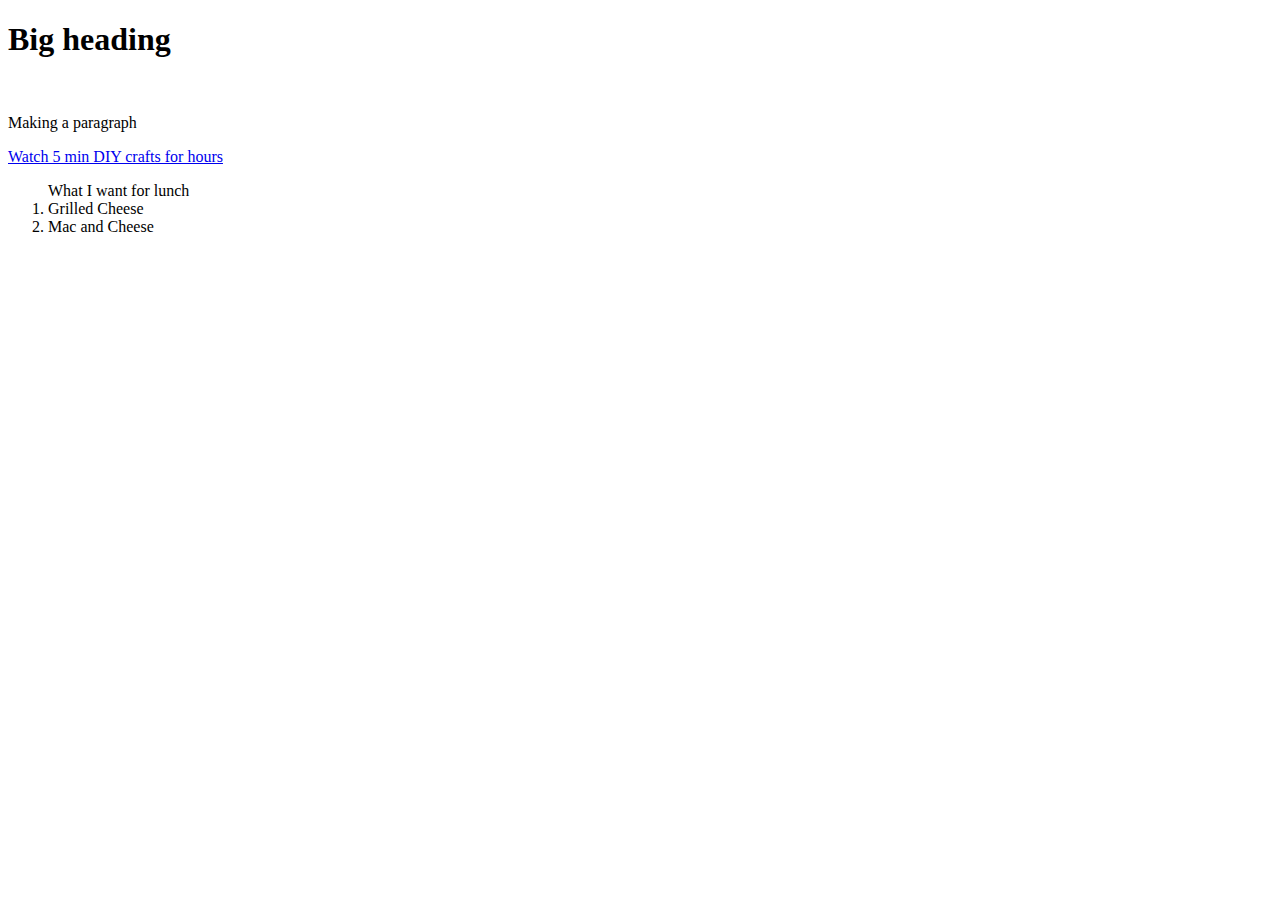
<file: 2-1 Class/index.html>
<!DOCTYPE html>
<html lang="en">

<head>
  <title>Eva</title>
  </head>

  <body>

    <h1> <b>Big</b> heading </h1>
    <br>
    <p> Making a paragraph</p>

<a href="www.youtube.com">Watch 5 min DIY crafts for hours</a>
<p>
  <ol>What I want for lunch
    <li>Grilled Cheese</li>
    <li>Mac and Cheese</li>
  </ol>
</p>
    </body>
</html>
</file>
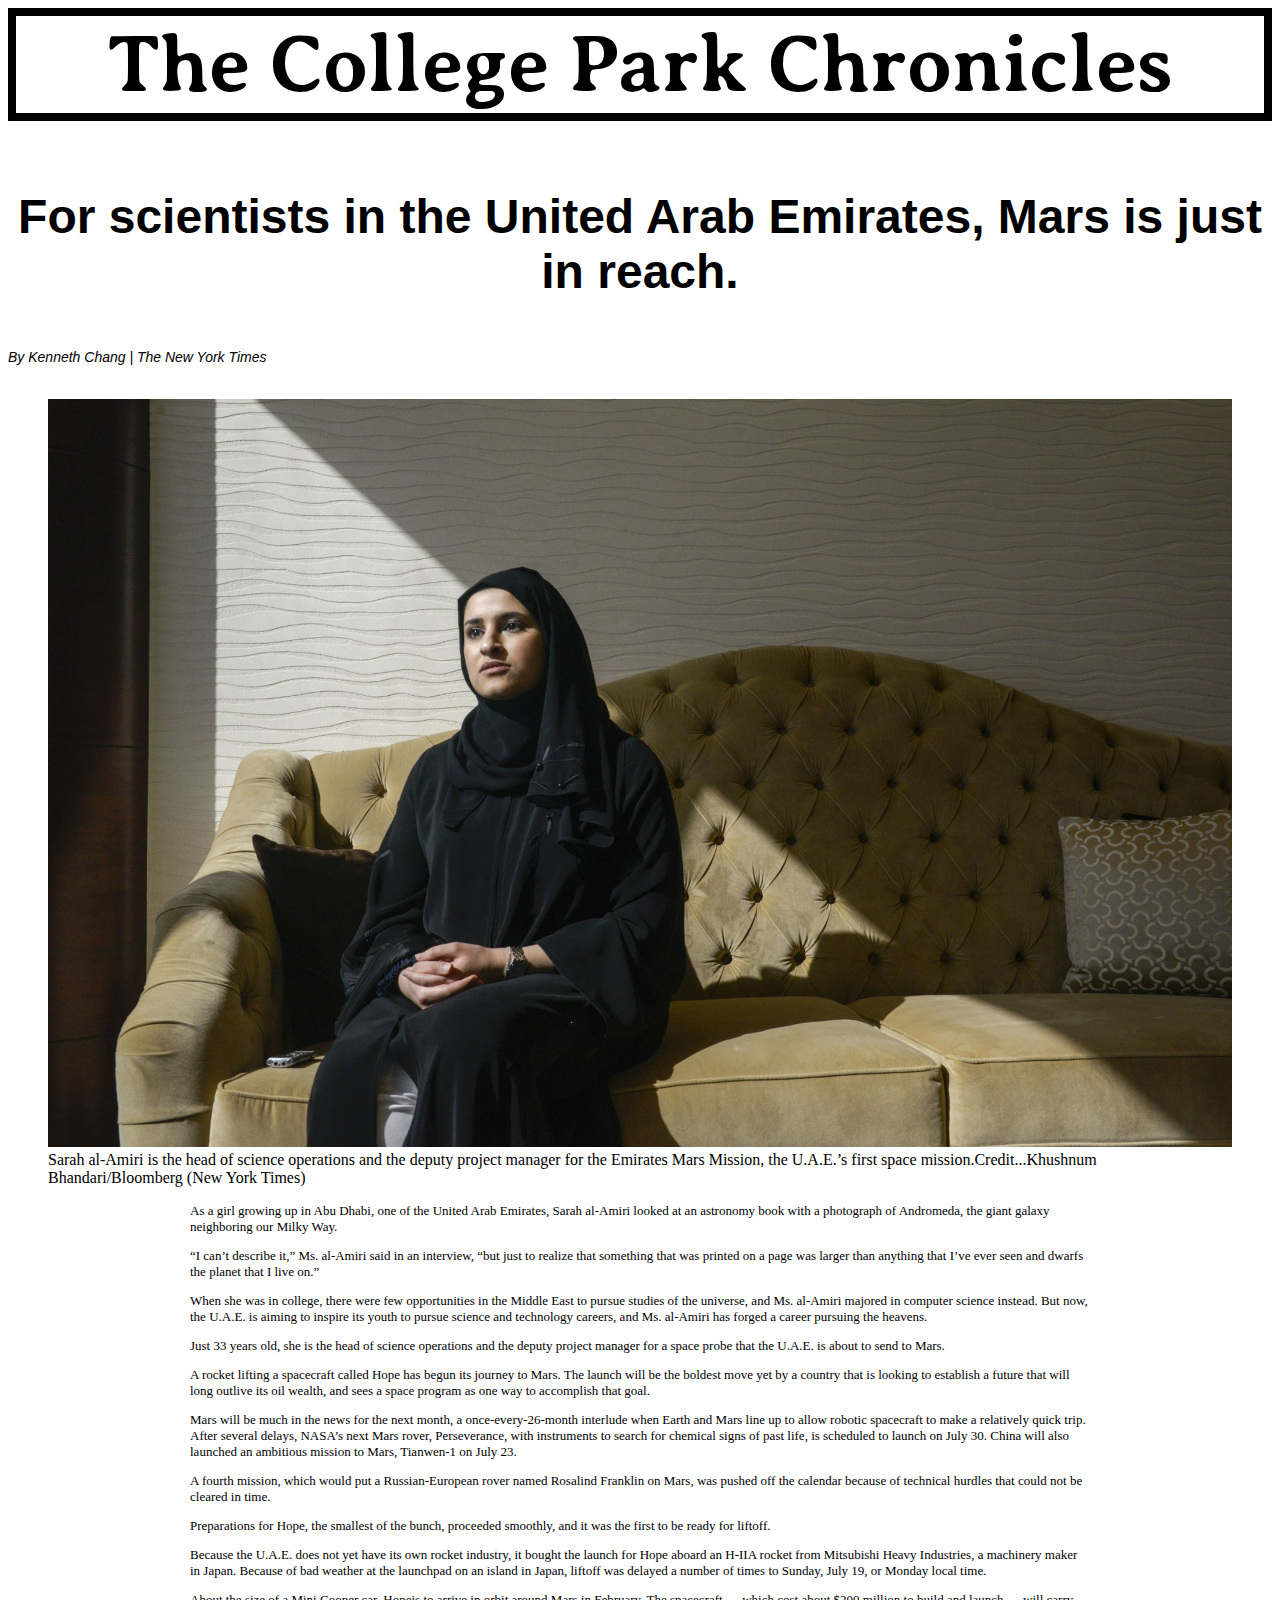
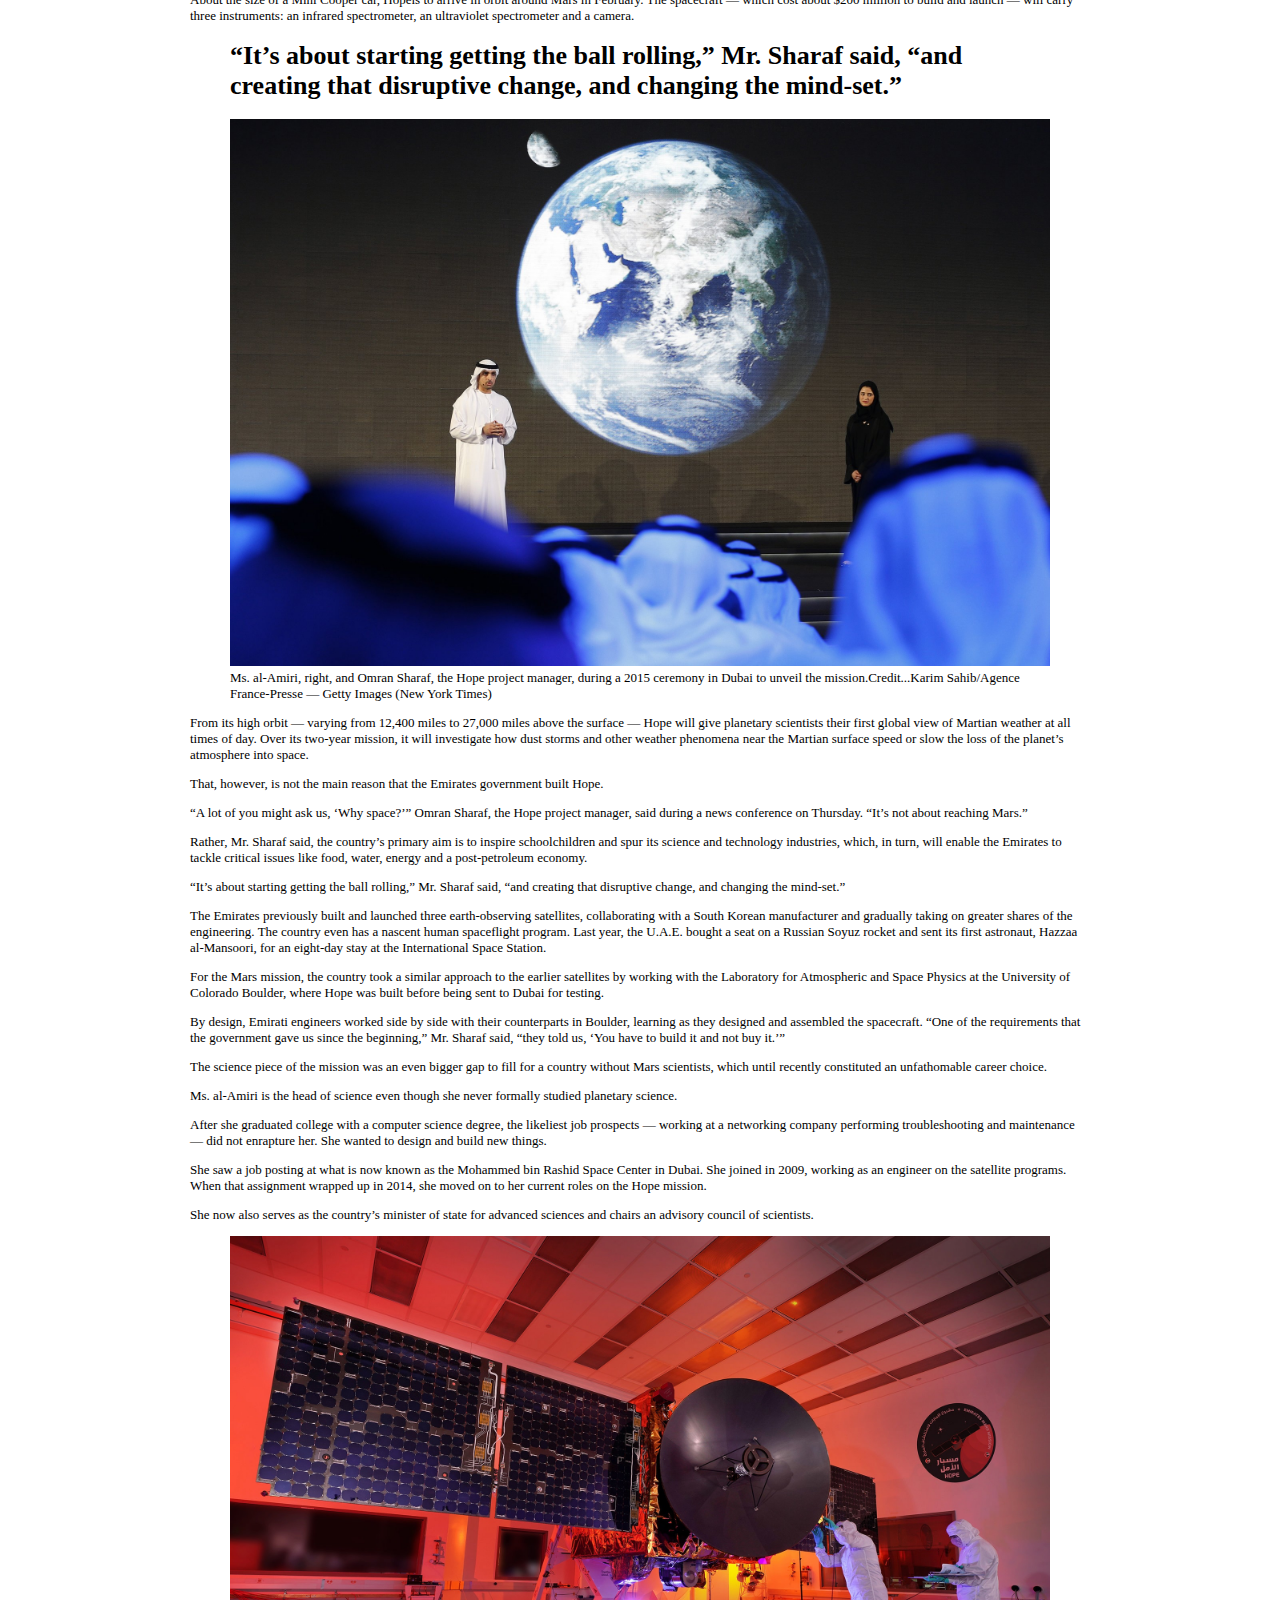
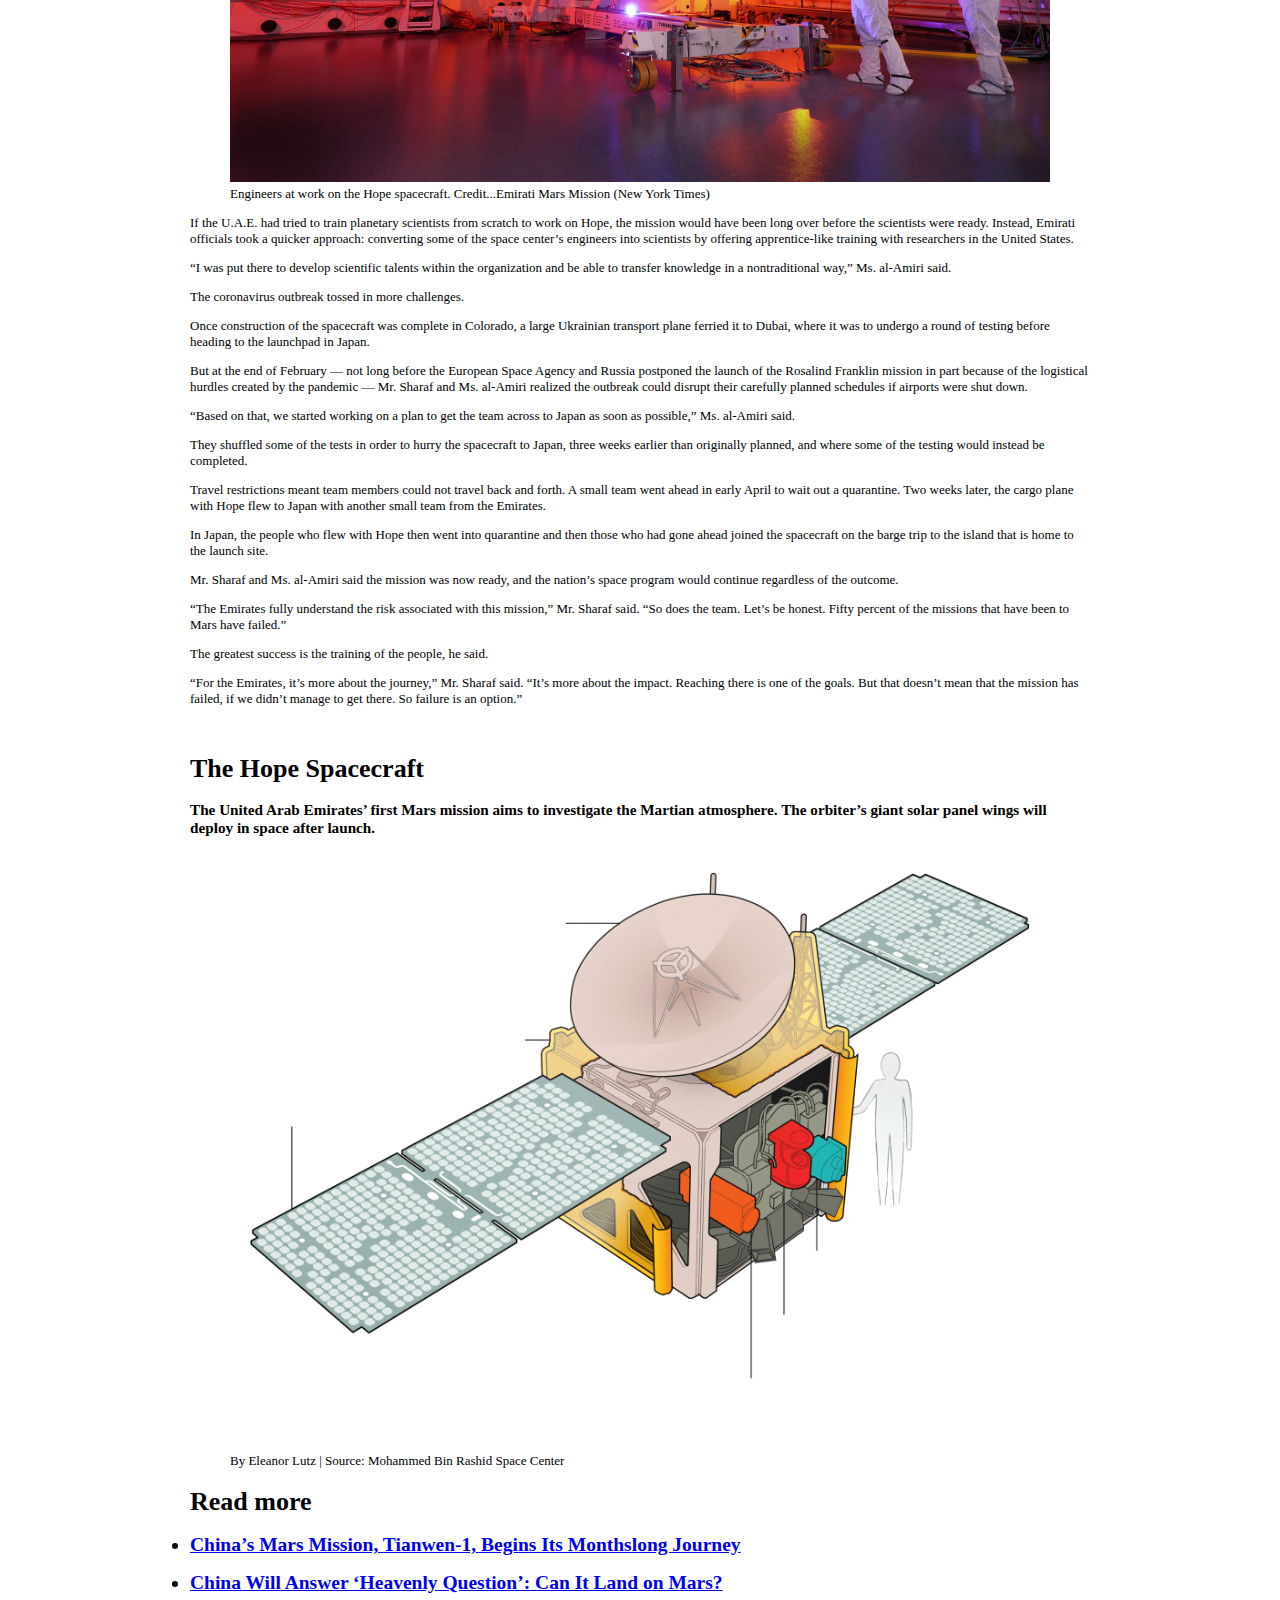
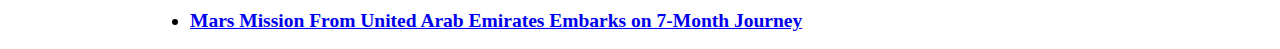
<file: SanchezLayout/index.html>
<!DOCTYPE html>
<html lang="en">
<head>
  <title>
Midterm Review
  </title>
<link rel="stylesheet" type="text/css" href="stylesheet.css">
<link rel="preconnect" href="https://fonts.gstatic.com">
<link href="https://fonts.googleapis.com/css2?family=Averia+Serif+Libre:wght@700&display=swap" rel="stylesheet">
</head>

  <body>
    <div id="masthead">The College Park Chronicles</div>
    <br>
    <br>
    <div id="headline"><h1>For scientists in the United Arab Emirates, Mars is just in reach.</h1></div>
    <br>
    <div id="byline">   By Kenneth Chang | The New York Times </div>
    <br>
  <figure>
    <img src= "Images/uae-mars-1.jpg" alt="My photo" height="auto" width="100%">
    <figcaption>Sarah al-Amiri is the head of science operations and the deputy
      project manager for the Emirates Mars Mission, the U.A.E.’s first space
      mission.Credit...Khushnum Bhandari/Bloomberg (New York Times)</figcaption>
  </figure>

    <div id="content">

    <p>As a girl growing up in Abu Dhabi, one of the United Arab Emirates,
    Sarah al-Amiri looked at an astronomy book with a photograph of Andromeda,
    the giant galaxy neighboring our Milky Way.</p>

    <p>“I can’t describe it,” Ms. al-Amiri said in an interview,
    “but just to realize that something that was printed on a page was larger
    than anything that I’ve ever seen and dwarfs the planet that I live on.”</p>

    <p>When she was in college, there were few opportunities in the Middle East to
    pursue studies of the universe, and Ms. al-Amiri majored in computer science instead.
    But now, the U.A.E. is aiming to inspire its youth to pursue science and technology
    careers, and Ms. al-Amiri has forged a career pursuing the heavens.</p>

    <p>Just 33 years old, she is the head of science operations and the
    deputy project manager for a space probe that the U.A.E. is about to send to Mars.</p>

    <p>A rocket lifting a spacecraft called Hope has begun its journey to Mars.
    The launch will be the boldest move yet by a country that is looking to
    establish a future that will long outlive its oil wealth, and sees a space
    program as one way to accomplish that goal.</p>

    <p>Mars will be much in the news for the next month, a once-every-26-month
    interlude when Earth and Mars line up to allow robotic spacecraft to make a
    relatively quick trip. After several delays, NASA’s next Mars rover,
    Perseverance, with instruments to search for chemical signs of past life,
    is scheduled to launch on July 30. China will also launched an ambitious
    mission to Mars, Tianwen-1 on July 23.</p>

    <p>A fourth mission, which would put a Russian-European rover named Rosalind
    Franklin on Mars, was pushed off the calendar because of technical hurdles
    that could not be cleared in time.</p>

    <p>Preparations for Hope, the smallest of the bunch, proceeded smoothly, and
    it was the first to be ready for liftoff.</p>

    <p>Because the U.A.E. does not yet have its own rocket industry, it bought the
    launch for Hope aboard an H-IIA rocket from Mitsubishi Heavy Industries,
    a machinery maker in Japan. Because of bad weather at the launchpad on an
    island in Japan, liftoff was delayed a number of times to Sunday, July 19,
    or Monday local time.</p>

    <p>About the size of a Mini Cooper car, Hopeis to arrive in orbit around Mars
    in February. The spacecraft — which cost about $200 million to build and
    launch — will carry three instruments: an infrared spectrometer, an
    ultraviolet spectrometer and a camera.</p>

    <blockquote> <h1> “It’s about starting getting the ball rolling,” Mr. Sharaf said,
    “and creating that disruptive change, and changing the mind-set.” </h1> </blockquote>

    <figure>
    <img src= "Images/uae-mars2.jpg" alt="My photo" height="auto" width="100%">
      <figcaption>Ms. al-Amiri, right, and Omran Sharaf,
        the Hope project manager, during a 2015 ceremony in Dubai to
        unveil the mission.Credit...Karim Sahib/Agence France-Presse —
        Getty Images (New York Times)</figcaption>
    </figure>
    <p>From its high orbit — varying from 12,400 miles to 27,000 miles above the
    surface — Hope will give planetary scientists their first global view of
    Martian weather at all times of day. Over its two-year mission, it will
    investigate how dust storms and other weather phenomena near the Martian
    surface speed or slow the loss of the planet’s atmosphere into space.</p>

    <p>That, however, is not the main reason that the Emirates government built Hope.</p>

    <p>“A lot of you might ask us, ‘Why space?’” Omran Sharaf, the Hope project
    manager, said during a news conference on Thursday. “It’s not about reaching Mars.”</p>

    <p>Rather, Mr. Sharaf said, the country’s primary aim is to inspire
    schoolchildren and spur its science and technology industries, which,
    in turn, will enable the Emirates to tackle critical issues like food,
    water, energy and a post-petroleum economy.</p>

    <p>“It’s about starting getting the ball rolling,” Mr. Sharaf said,
    “and creating that disruptive change, and changing the mind-set.”</p>

    <p>The Emirates previously built and launched three earth-observing satellites,
    collaborating with a South Korean manufacturer and gradually taking on
    greater shares of the engineering. The country even has a nascent human
    spaceflight program. Last year, the U.A.E. bought a seat on a Russian Soyuz
    rocket and sent its first astronaut, Hazzaa al-Mansoori, for an eight-day
    stay at the International Space Station.</p>

    <p>For the Mars mission, the country took a similar approach to the earlier
    satellites by working with the Laboratory for Atmospheric and Space Physics
    at the University of Colorado Boulder, where Hope was built before being
    sent to Dubai for testing.</p>

    <p>By design, Emirati engineers worked side by side with their counterparts
    in Boulder, learning as they designed and assembled the spacecraft.
    “One of the requirements that the government gave us since the beginning,”
    Mr. Sharaf said, “they told us, ‘You have to build it and not buy it.’”</p>

    <p>The science piece of the mission was an even bigger gap to fill for a
    country without Mars scientists, which until recently constituted an
    unfathomable career choice.</p>

    <p>Ms. al-Amiri is the head of science even though she never formally studied
    planetary science.</p>

    <p>After she graduated college with a computer science degree, the likeliest
    job prospects — working at a networking company performing troubleshooting
    and maintenance — did not enrapture her. She wanted to design and build new things.</p>

    <p>She saw a job posting at what is now known as the Mohammed bin Rashid
    Space Center in Dubai. She joined in 2009, working as an engineer on the
    satellite programs. When that assignment wrapped up in 2014, she moved on
    to her current roles on the Hope mission.</p>

    <p>She now also serves as the country’s minister of state for advanced
    sciences and chairs an advisory council of scientists.</p>
  <figure>
    <img src= "Images/uae-mars3.jpg" alt="My photo" height="auto" width="100%">
    <figcaption>Engineers at work on the Hope spacecraft. Credit...Emirati Mars Mission (New York Times)</figcaption>
  </figure>
    <p>If the U.A.E. had tried to train planetary scientists from scratch to
    work on Hope, the mission would have been long over before the scientists
    were ready. Instead, Emirati officials took a quicker approach: converting
    some of the space center’s engineers into scientists by offering
    apprentice-like training with researchers in the United States.</p>

    <p>“I was put there to develop scientific talents within the organization and
    be able to transfer knowledge in a nontraditional way,” Ms. al-Amiri said.</p>

    <p>The coronavirus outbreak tossed in more challenges.</p>

    <p>Once construction of the spacecraft was complete in Colorado, a large
    Ukrainian transport plane ferried it to Dubai, where it was to undergo
    a round of testing before heading to the launchpad in Japan.</p>

    <p>But at the end of February — not long before the European Space Agency
    and Russia postponed the launch of the Rosalind Franklin mission in part
    because of the logistical hurdles created by the pandemic — Mr. Sharaf and
    Ms. al-Amiri realized the outbreak could disrupt their carefully planned
    schedules if airports were shut down.</p>

    <p>“Based on that, we started working on a plan to get the team across to
    Japan as soon as possible,” Ms. al-Amiri said.</p>

    <p>They shuffled some of the tests in order to hurry the spacecraft to
    Japan, three weeks earlier than originally planned, and where some of
    the testing would instead be completed.</p>

    <p>Travel restrictions meant team members could not travel back and forth.
    A small team went ahead in early April to wait out a quarantine.
    Two weeks later, the cargo plane with Hope flew to Japan with another
    small team from the Emirates.</p>

    <p>In Japan, the people who flew with Hope then went into quarantine and
    then those who had gone ahead joined the spacecraft on the barge trip
    to the island that is home to the launch site.</p>

    <p>Mr. Sharaf and Ms. al-Amiri said the mission was now ready, and the
    nation’s space program would continue regardless of the outcome.</p>

    <p>“The Emirates fully understand the risk associated with this mission,”
    Mr. Sharaf said. “So does the team. Let’s be honest.
    Fifty percent of the missions that have been to Mars have failed.”</p>

    <p>The greatest success is the training of the people, he said.</p>

    <p>“For the Emirates, it’s more about the journey,” Mr. Sharaf said.
    “It’s more about the impact. Reaching there is one of the goals.
    But that doesn’t mean that the mission has failed, if we didn’t manage to
    get there. So failure is an option.”</p>
    <br>
    <h1>The Hope Spacecraft</h1>
    <h3>The United Arab Emirates’ first Mars mission aims to investigate the Martian atmosphere.
      The orbiter’s giant solar panel wings will deploy in space after launch.</h3>
<figure>
    <img src="Images/hope-spacecraft-graphic.gif" alt="My photo" height="auto" width="100%">
    <figcaption>By Eleanor Lutz | Source: Mohammed Bin Rashid Space Center</figcaption>
</figure>

<h1>Read more</h1>
<h2><li><a href="https://www.nytimes.com/2020/07/22/science/mars-china-launch.html?action=click&block=associated_collection_recirc&impression_id=8fa169b0-cd41-11ea-9e45-6dfedec6de97&index=0&pgtype=Article&region=footer" target="_blank">China’s Mars Mission, Tianwen-1, Begins Its Monthslong Journey</a></h2>
</li>
<h2><li><a href="https://www.nytimes.com/2020/07/22/science/china-mars-mission.html?action=click&block=associated_collection_recirc&impression_id=8fa169b1-cd41-11ea-9e45-6dfedec6de97&index=1&pgtype=Article&region=footer" target="_blank">China Will Answer ‘Heavenly Question’: Can It Land on Mars?</a></li></h2>
<h2><li><a href="https://www.nytimes.com/2020/07/19/science/emirates-mars-mission.html?action=click&block=associated_collection_recirc&impression_id=8fa169b2-cd41-11ea-9e45-6dfedec6de97&index=2&pgtype=Article&region=footer" target="_blank">Mars Mission From United Arab Emirates Embarks on 7-Month Journey</a></li></h2>

  </body>
</html>
</file>
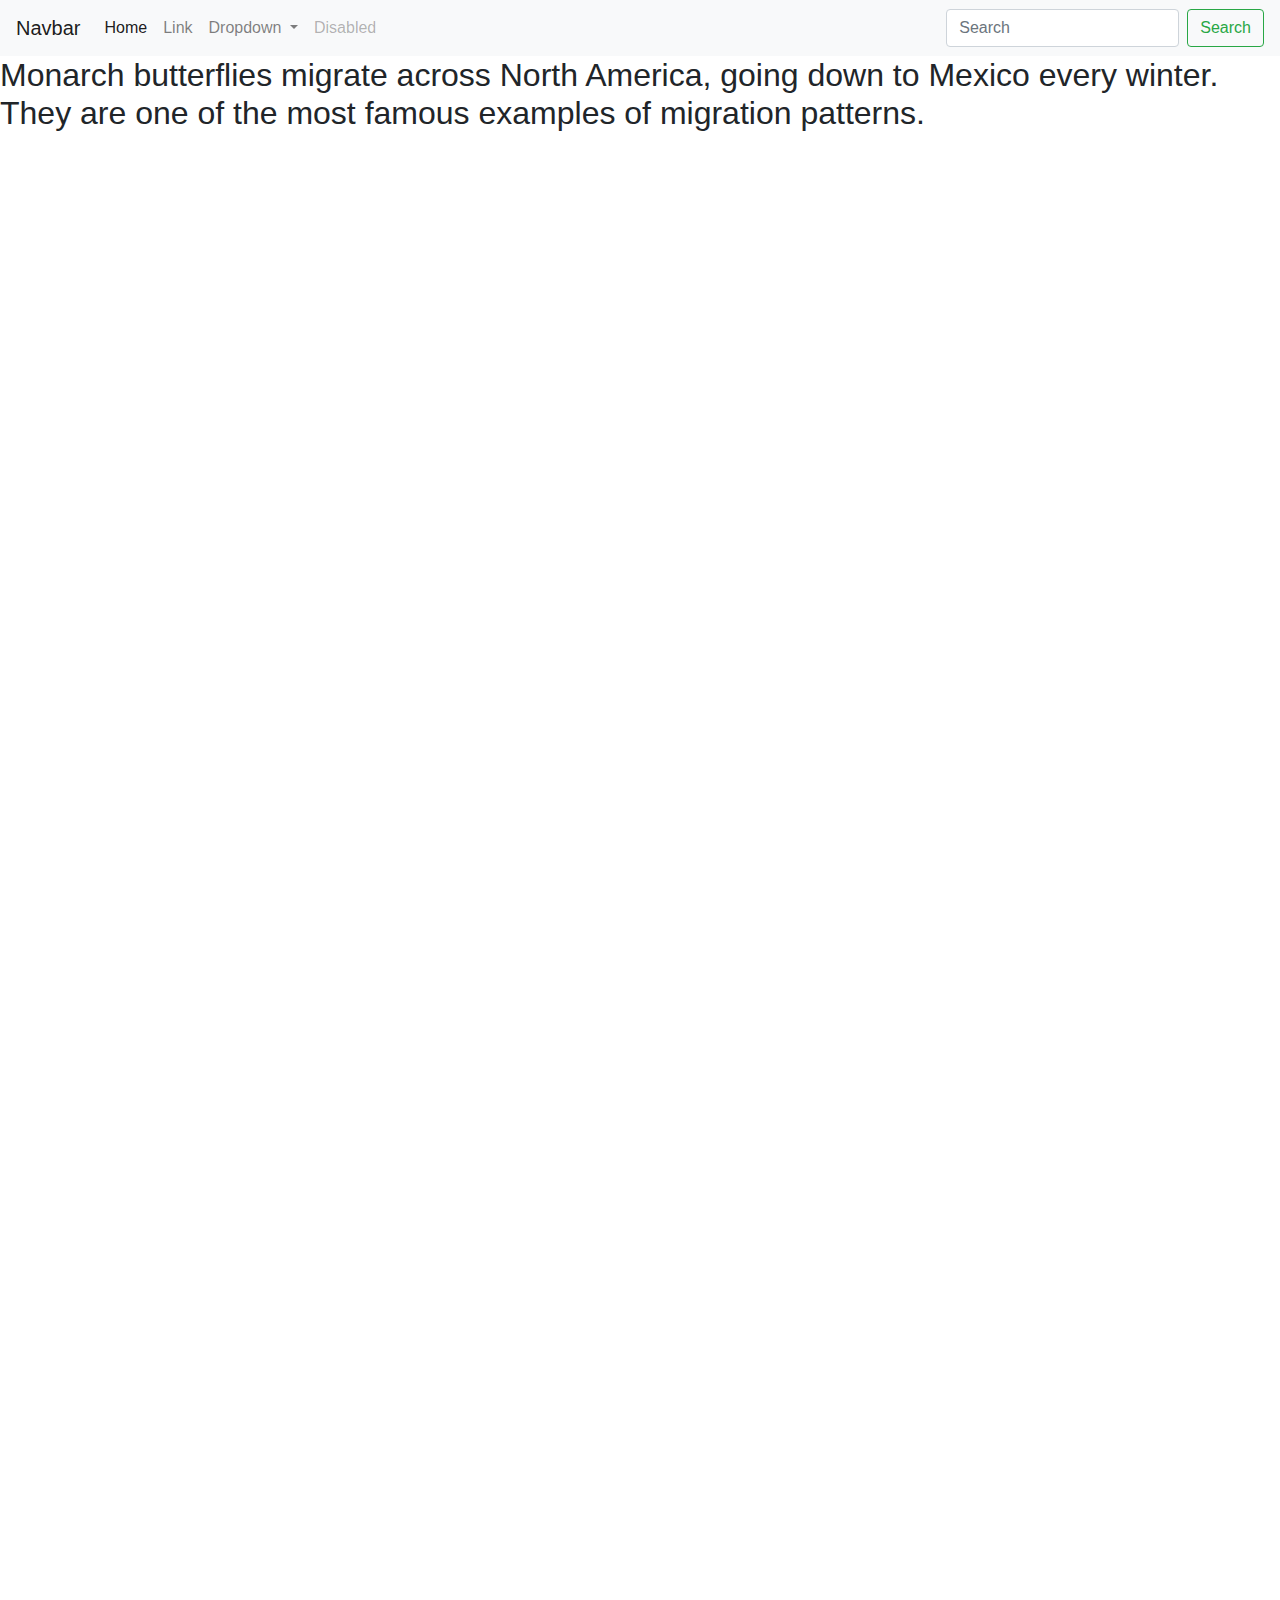
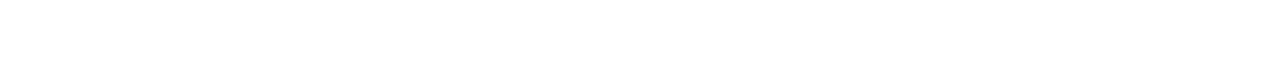
<file: data-viz-project/infographics.html>
<!DOCTYPE html>

<html lang="en">
<head>
  <meta charset="utf-8">
  <meta name="viewport" content="width=device-width, initial-scale=1, shrink-to-fit=no">

  <title>Data Viz Project</title>
  <meta name="description" content="Merrill College of Journalism, UMD">
  <meta name="author" content="Eva Sanchez">

  <!-- Bootstrap CSS -->
<link rel="stylesheet" href="https://stackpath.bootstrapcdn.com/bootstrap/4.4.1/css/bootstrap.min.css" integrity="sha384-Vkoo8x4CGsO3+Hhxv8T/Q5PaXtkKtu6ug5TOeNV6gBiFeWPGFN9MuhOf23Q9Ifjh" crossorigin="anonymous">



</head>
<body>

  <!-- NavBar -->
  <nav class="navbar navbar-expand-lg navbar-light bg-light">
    <a class="navbar-brand" href="#">Navbar</a>
    <button class="navbar-toggler" type="button" data-toggle="collapse" data-target="#navbarSupportedContent" aria-controls="navbarSupportedContent" aria-expanded="false" aria-label="Toggle navigation">
      <span class="navbar-toggler-icon"></span>
    </button>

    <div class="collapse navbar-collapse" id="navbarSupportedContent">
      <ul class="navbar-nav mr-auto">
        <li class="nav-item active">
          <a class="nav-link" href="#">Home <span class="sr-only">(current)</span></a>
        </li>
        <li class="nav-item">
          <a class="nav-link" href="#">Link</a>
        </li>
        <li class="nav-item dropdown">
          <a class="nav-link dropdown-toggle" href="#" id="navbarDropdown" role="button" data-toggle="dropdown" aria-haspopup="true" aria-expanded="false">
            Dropdown
          </a>
          <div class="dropdown-menu" aria-labelledby="navbarDropdown">
            <a class="dropdown-item" href="#">Action</a>
            <a class="dropdown-item" href="#">Another action</a>
            <div class="dropdown-divider"></div>
            <a class="dropdown-item" href="#">Something else here</a>
          </div>
        </li>
        <li class="nav-item">
          <a class="nav-link disabled" href="#" tabindex="-1" aria-disabled="true">Disabled</a>
        </li>
      </ul>
      <form class="form-inline my-2 my-lg-0">
        <input class="form-control mr-sm-2" type="search" placeholder="Search" aria-label="Search">
        <button class="btn btn-outline-success my-2 my-sm-0" type="submit">Search</button>
      </form>
    </div>
  </nav>
  <!-- End NavBar -->



  <!-- jQuery first, then Popper.js, then Bootstrap JS -->
  <script src="https://code.jquery.com/jquery-3.4.1.slim.min.js" integrity="sha384-J6qa4849blE2+poT4WnyKhv5vZF5SrPo0iEjwBvKU7imGFAV0wwj1yYfoRSJoZ+n" crossorigin="anonymous"></script>
  <script src="https://cdn.jsdelivr.net/npm/popper.js@1.16.0/dist/umd/popper.min.js" integrity="sha384-Q6E9RHvbIyZFJoft+2mJbHaEWldlvI9IOYy5n3zV9zzTtmI3UksdQRVvoxMfooAo" crossorigin="anonymous"></script>
  <script src="https://stackpath.bootstrapcdn.com/bootstrap/4.4.1/js/bootstrap.min.js" integrity="sha384-wfSDF2E50Y2D1uUdj0O3uMBJnjuUD4Ih7YwaYd1iqfktj0Uod8GCExl3Og8ifwB6" crossorigin="anonymous"></script>

<h2>Monarch butterflies migrate across North America, going down to Mexico every winter. They are one of the most famous examples of migration patterns.</h2>
  <iframe title="[Western Monarch Thanksgiving Count]" aria-label="chart" id="datawrapper-chart-PjuZu" src="https://datawrapper.dwcdn.net/PjuZu/1/" scrolling="no" frameborder="0" style="width: 0; min-width: 100% !important; border: none;" height="660"></iframe><script type="text/javascript">!function(){"use strict";window.addEventListener("message",(function(a){if(void 0!==a.data["datawrapper-height"])for(var e in a.data["datawrapper-height"]){var t=document.getElementById("datawrapper-chart-"+e)||document.querySelector("iframe[src*='"+e+"']");t&&(t.style.height=a.data["datawrapper-height"][e]+"px")}}))}();
  </script>

  <iframe title="[ MIGRATION ROUTES AND WINTER AREAS OF
LESSER SANDHILL CRANES
FROM HOMER, ALASKA]" aria-label="Map" id="datawrapper-chart-QsPQx" src="https://datawrapper.dwcdn.net/QsPQx/1/" scrolling="no" frameborder="0" style="width: 0; min-width: 100% !important; border: none;" height="476"></iframe><script type="text/javascript">!function(){"use strict";window.addEventListener("message",(function(a){if(void 0!==a.data["datawrapper-height"])for(var e in a.data["datawrapper-height"]){var t=document.getElementById("datawrapper-chart-"+e)||document.querySelector("iframe[src*='"+e+"']");t&&(t.style.height=a.data["datawrapper-height"][e]+"px")}}))}();
</script>

<iframe title="[ Guinness records held by animal migrants ]" aria-label="chart" id="datawrapper-chart-Oix9s" src="https://datawrapper.dwcdn.net/Oix9s/1/" scrolling="no" frameborder="0" style="width: 0; min-width: 100% !important; border: none;" height="364"></iframe><script type="text/javascript">!function(){"use strict";window.addEventListener("message",(function(a){if(void 0!==a.data["datawrapper-height"])for(var e in a.data["datawrapper-height"]){var t=document.getElementById("datawrapper-chart-"+e)||document.querySelector("iframe[src*='"+e+"']");t&&(t.style.height=a.data["datawrapper-height"][e]+"px")}}))}();
</script>


</body>
</html>
</file>
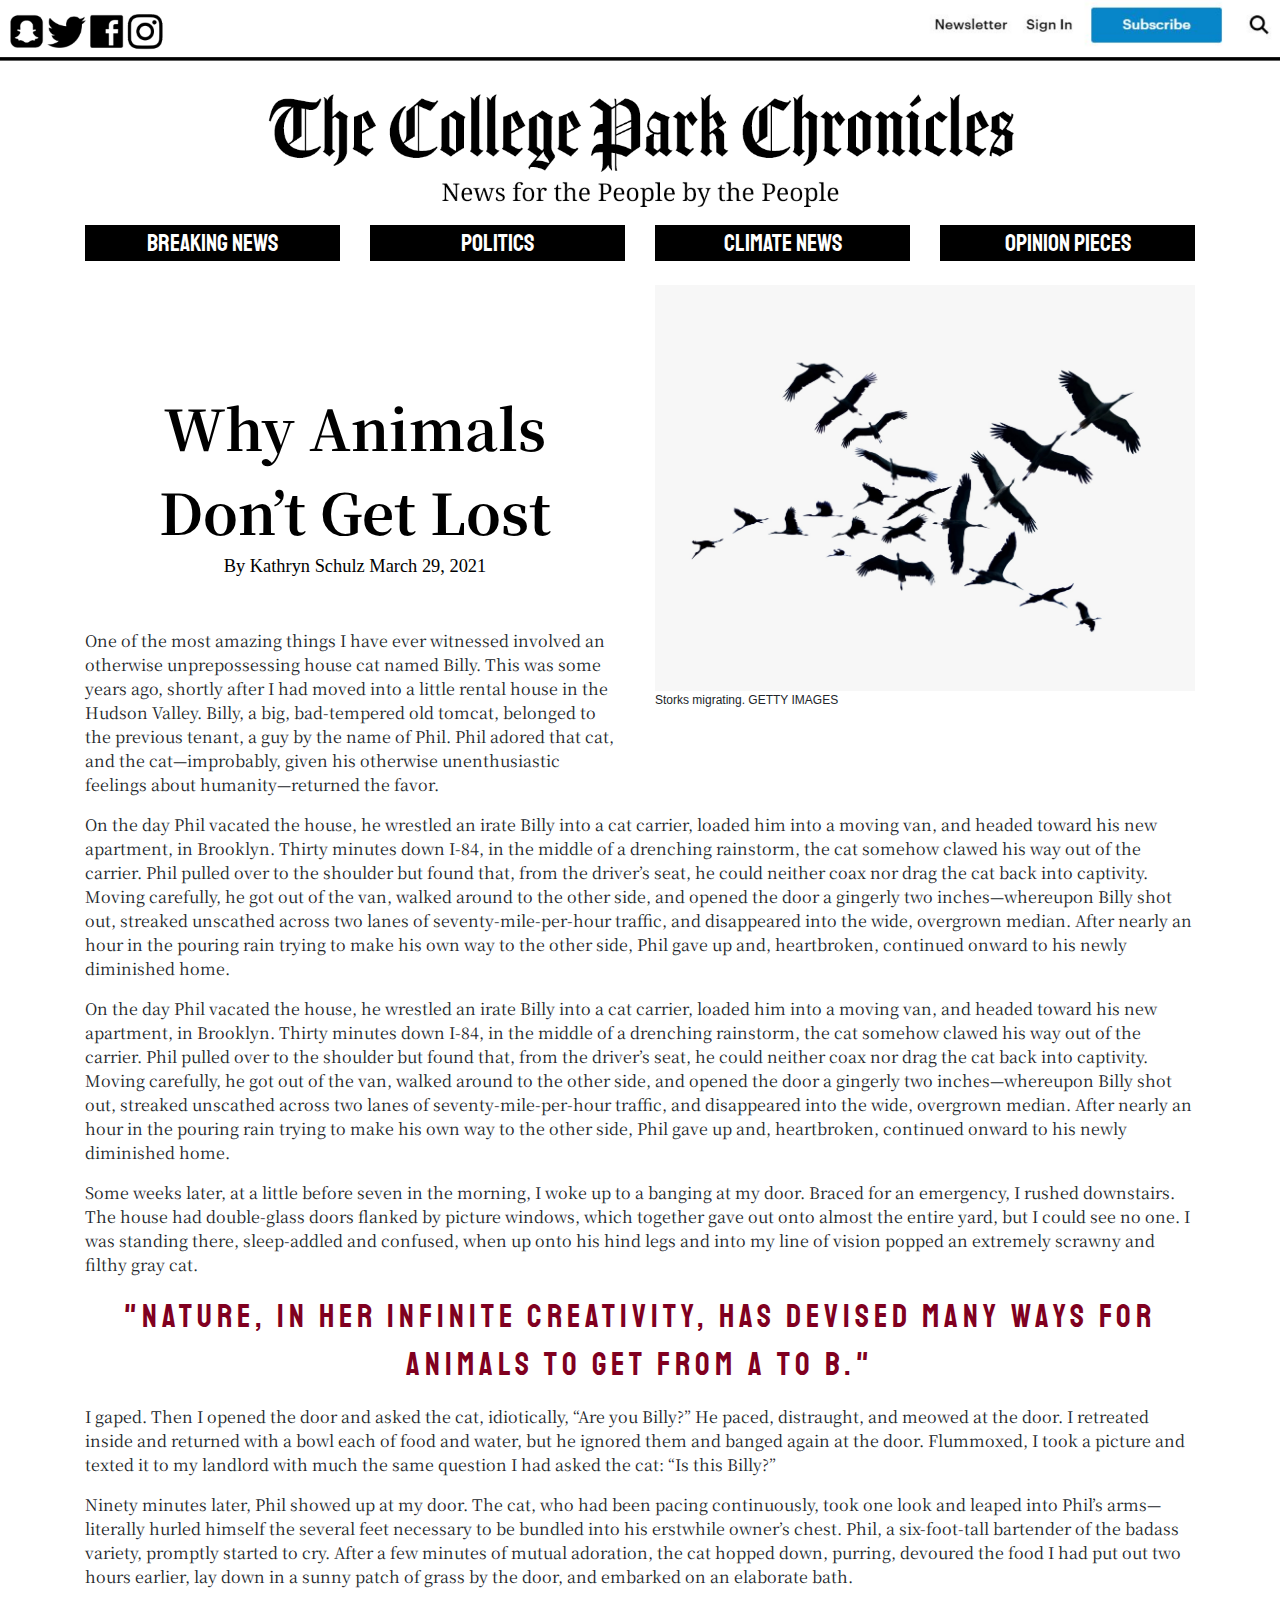
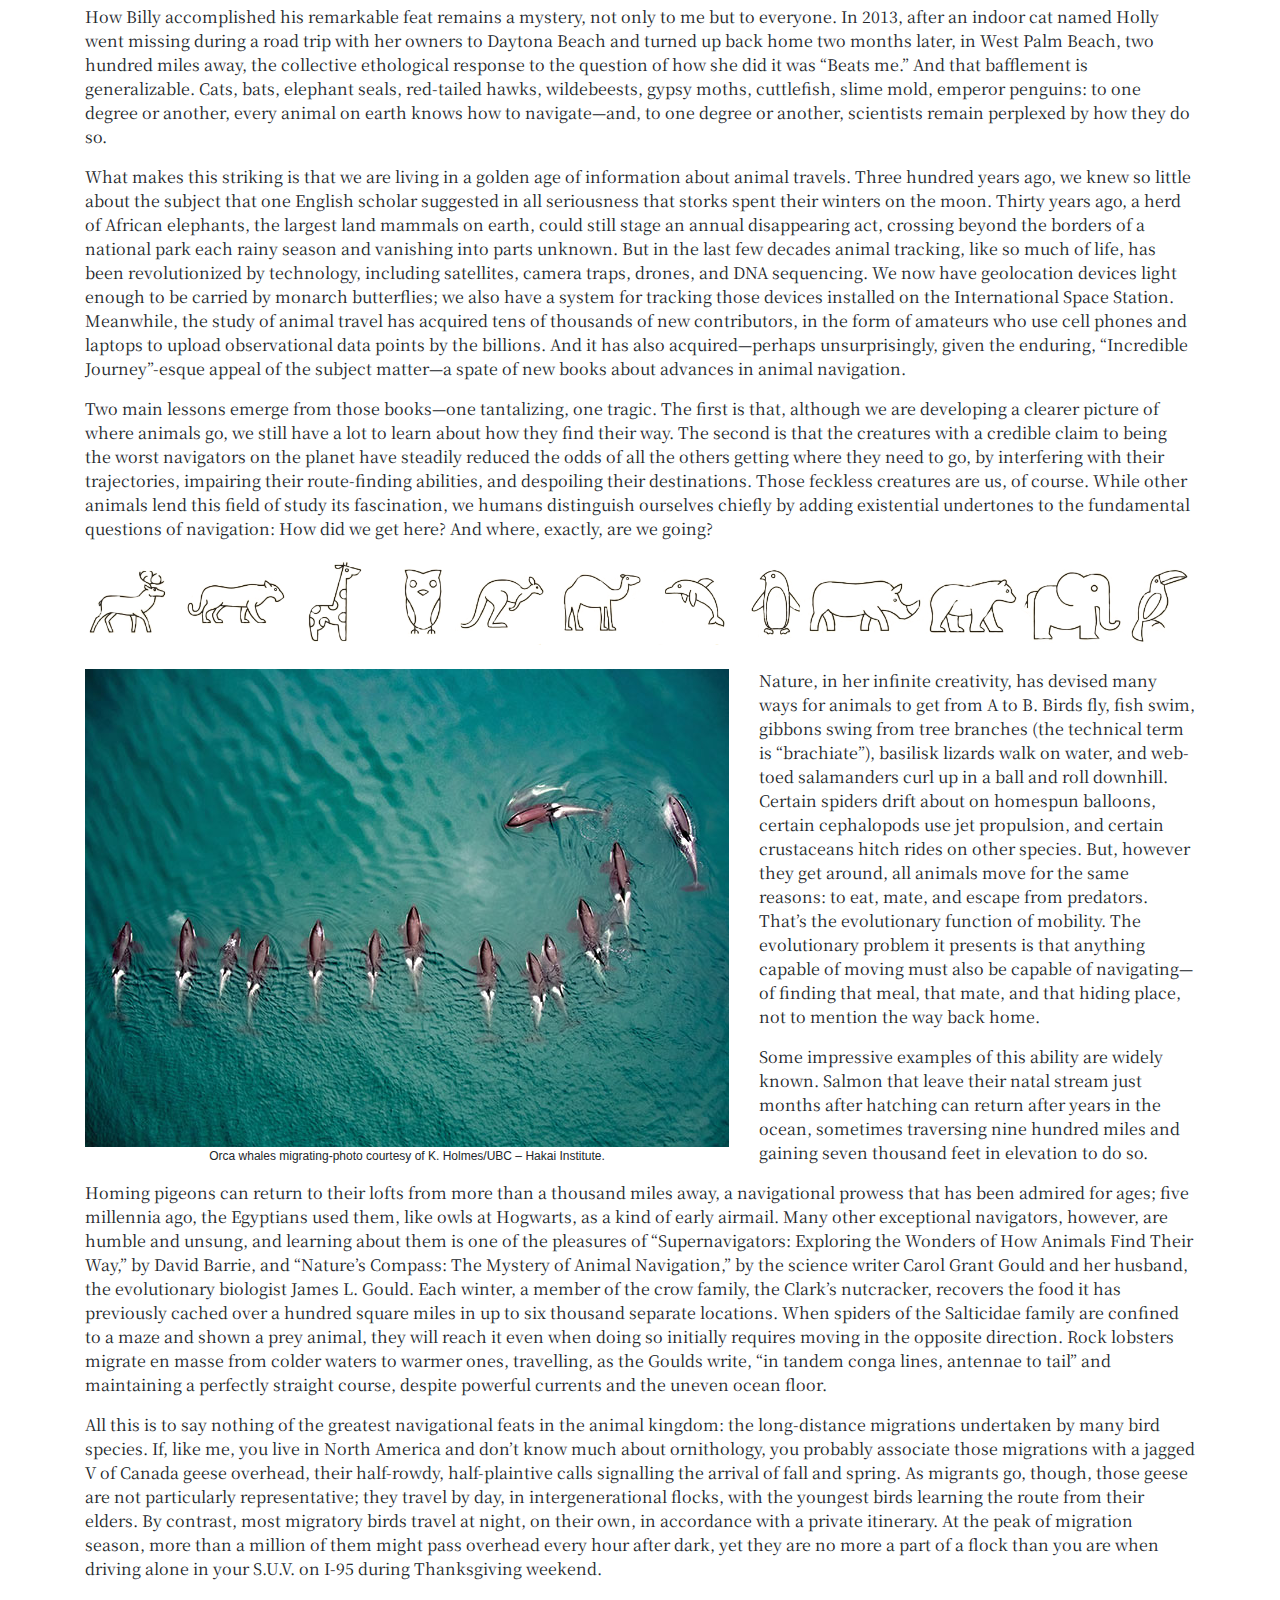
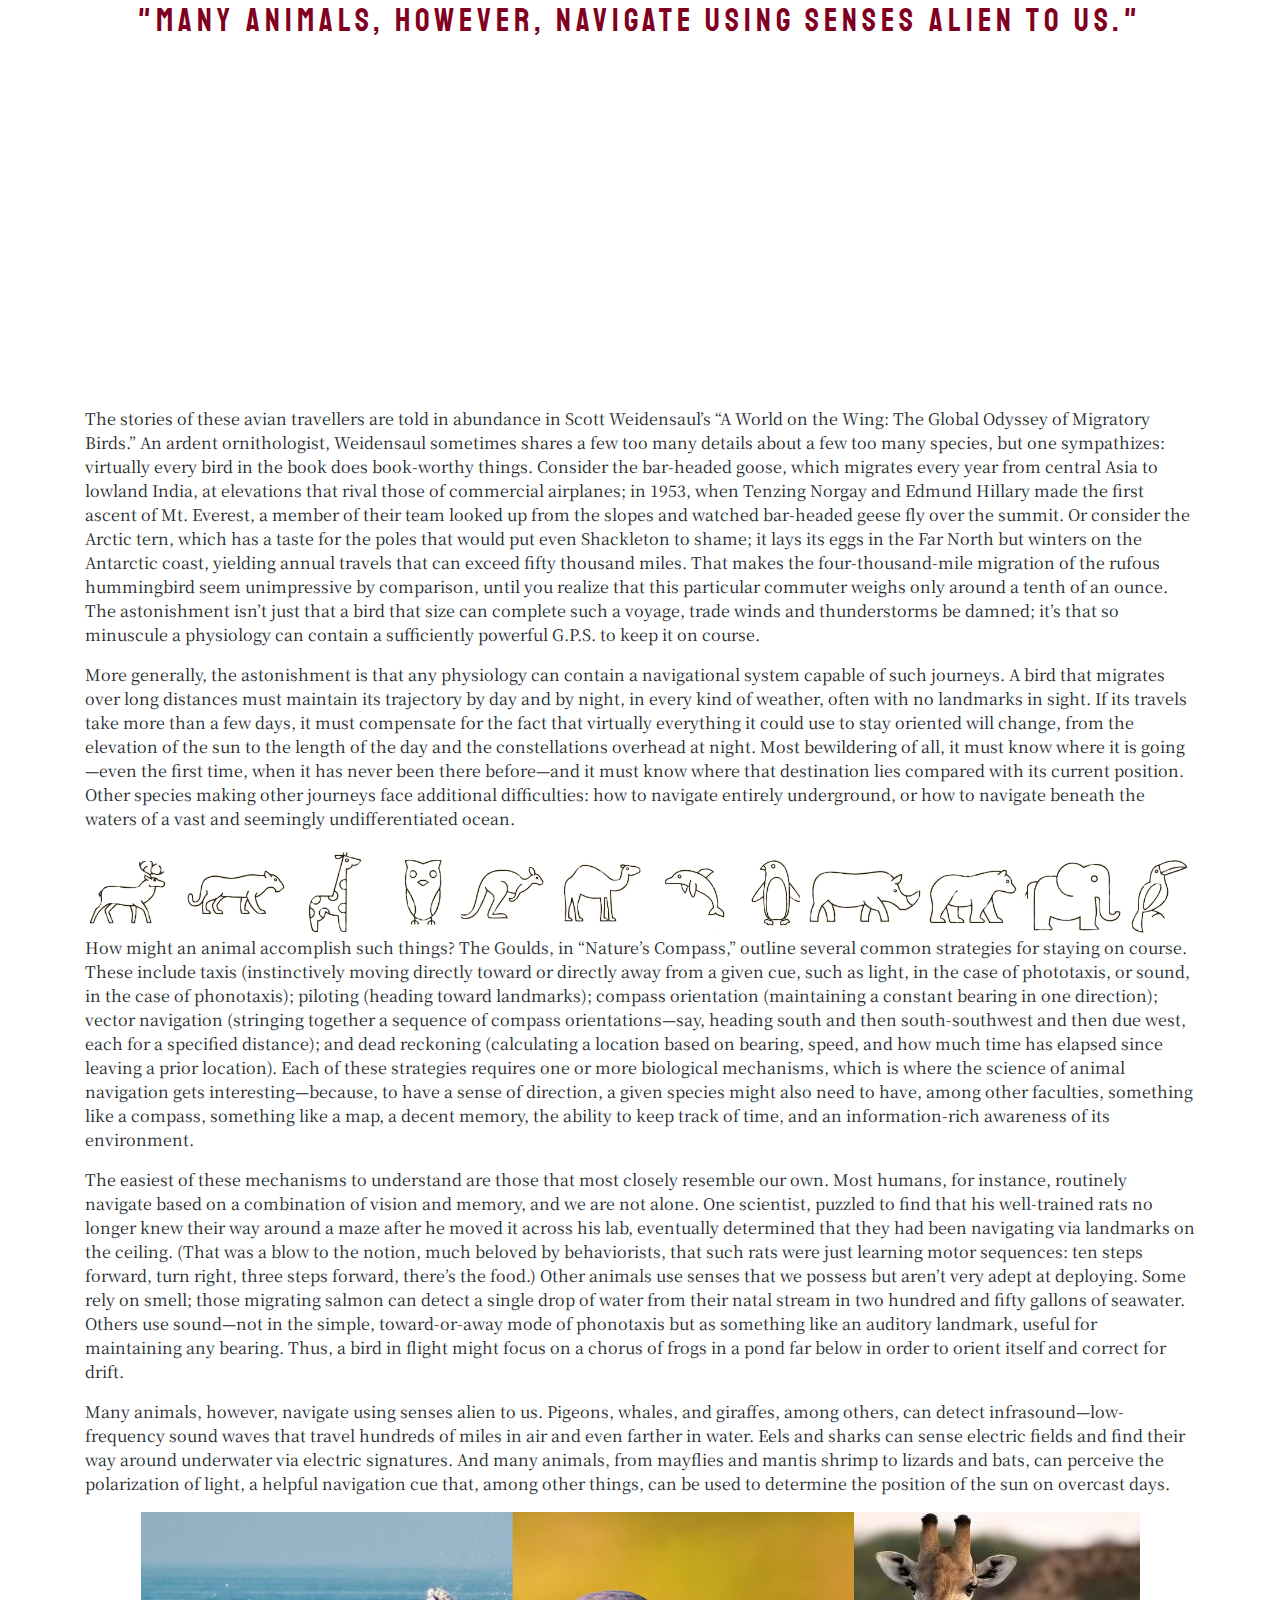
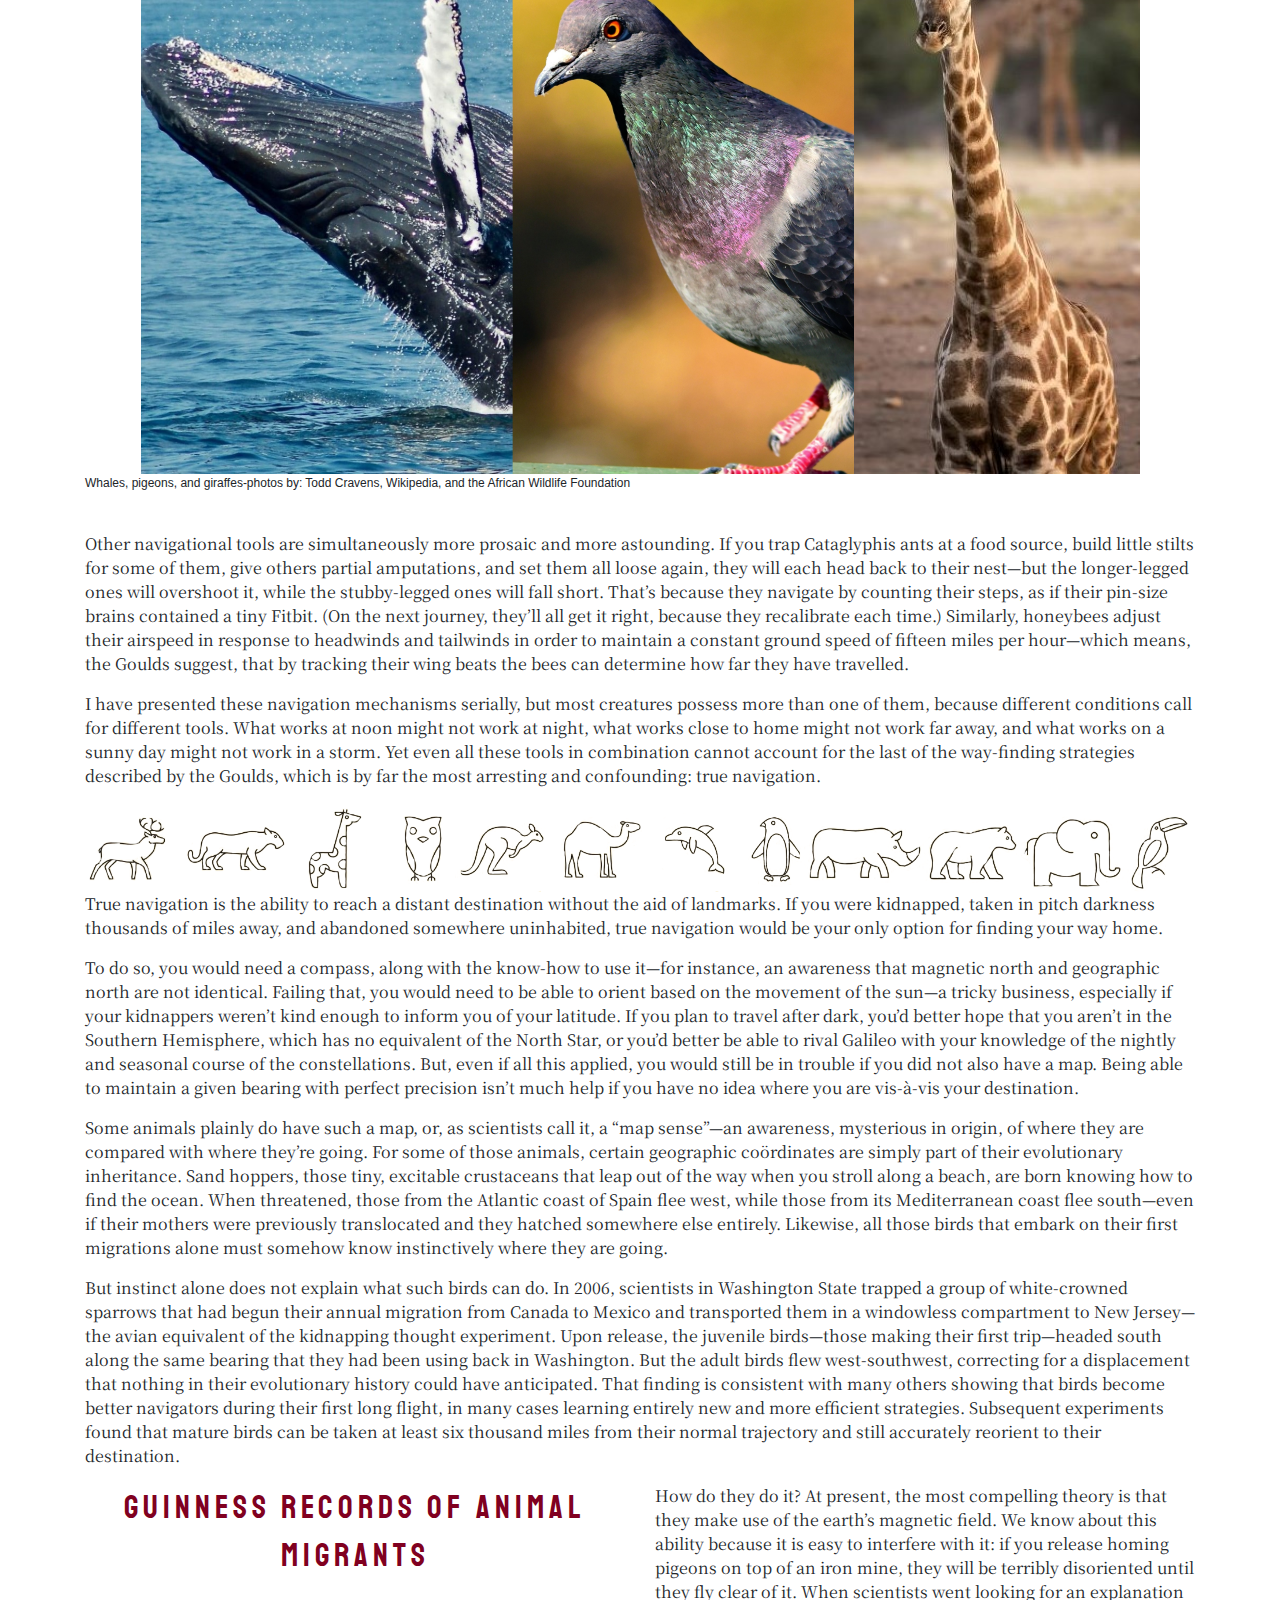
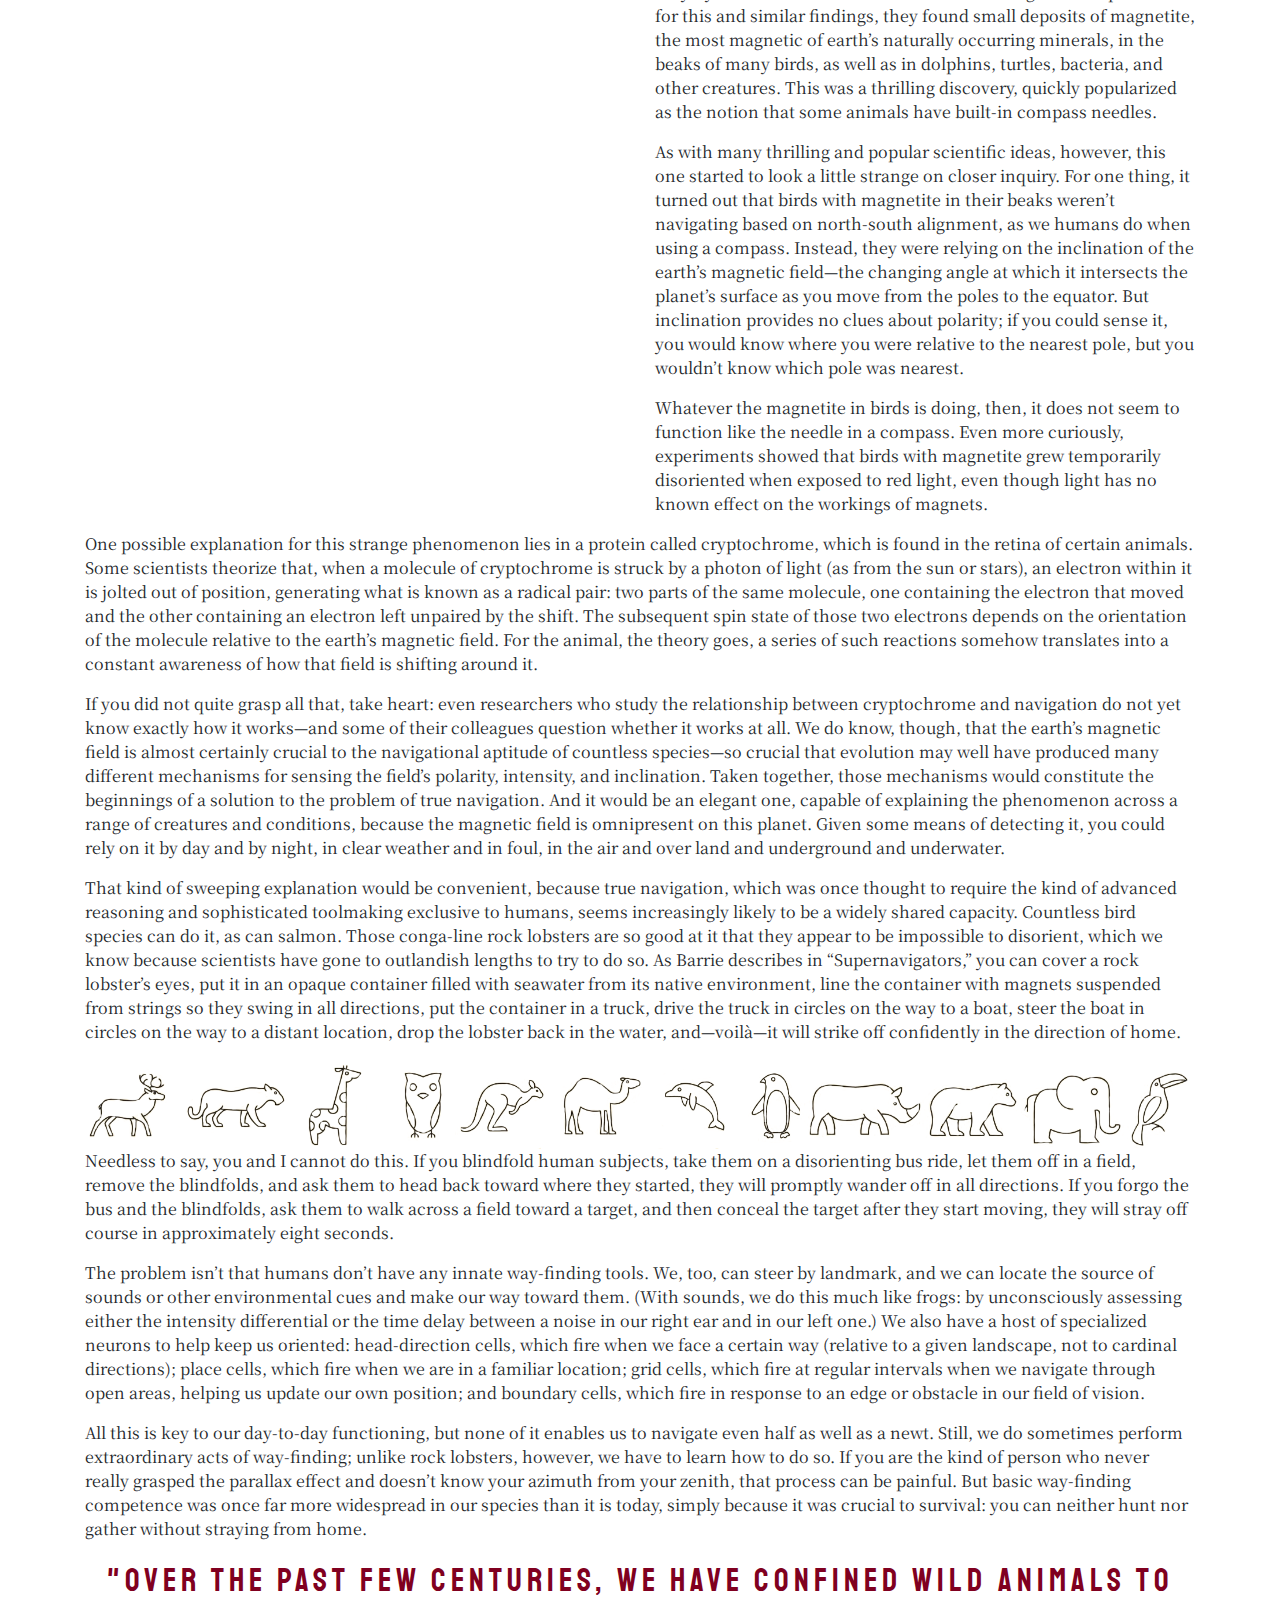
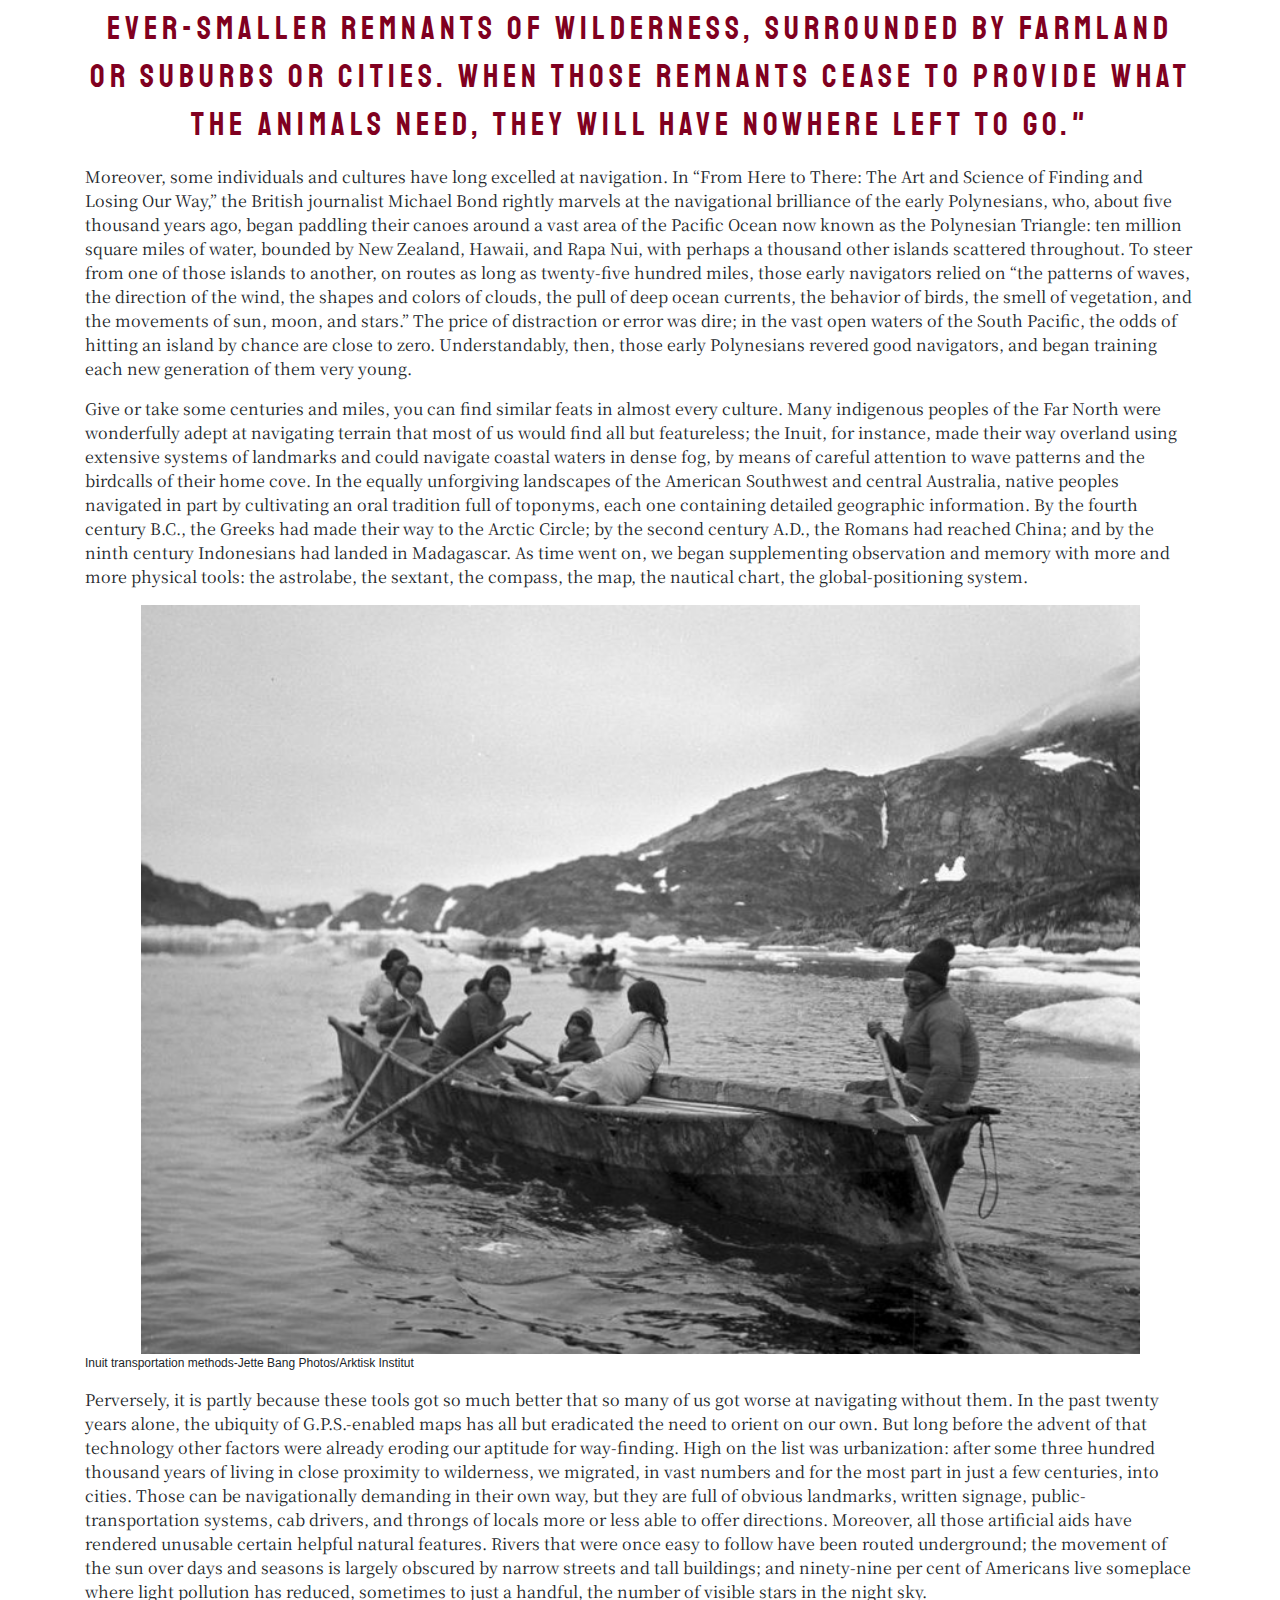
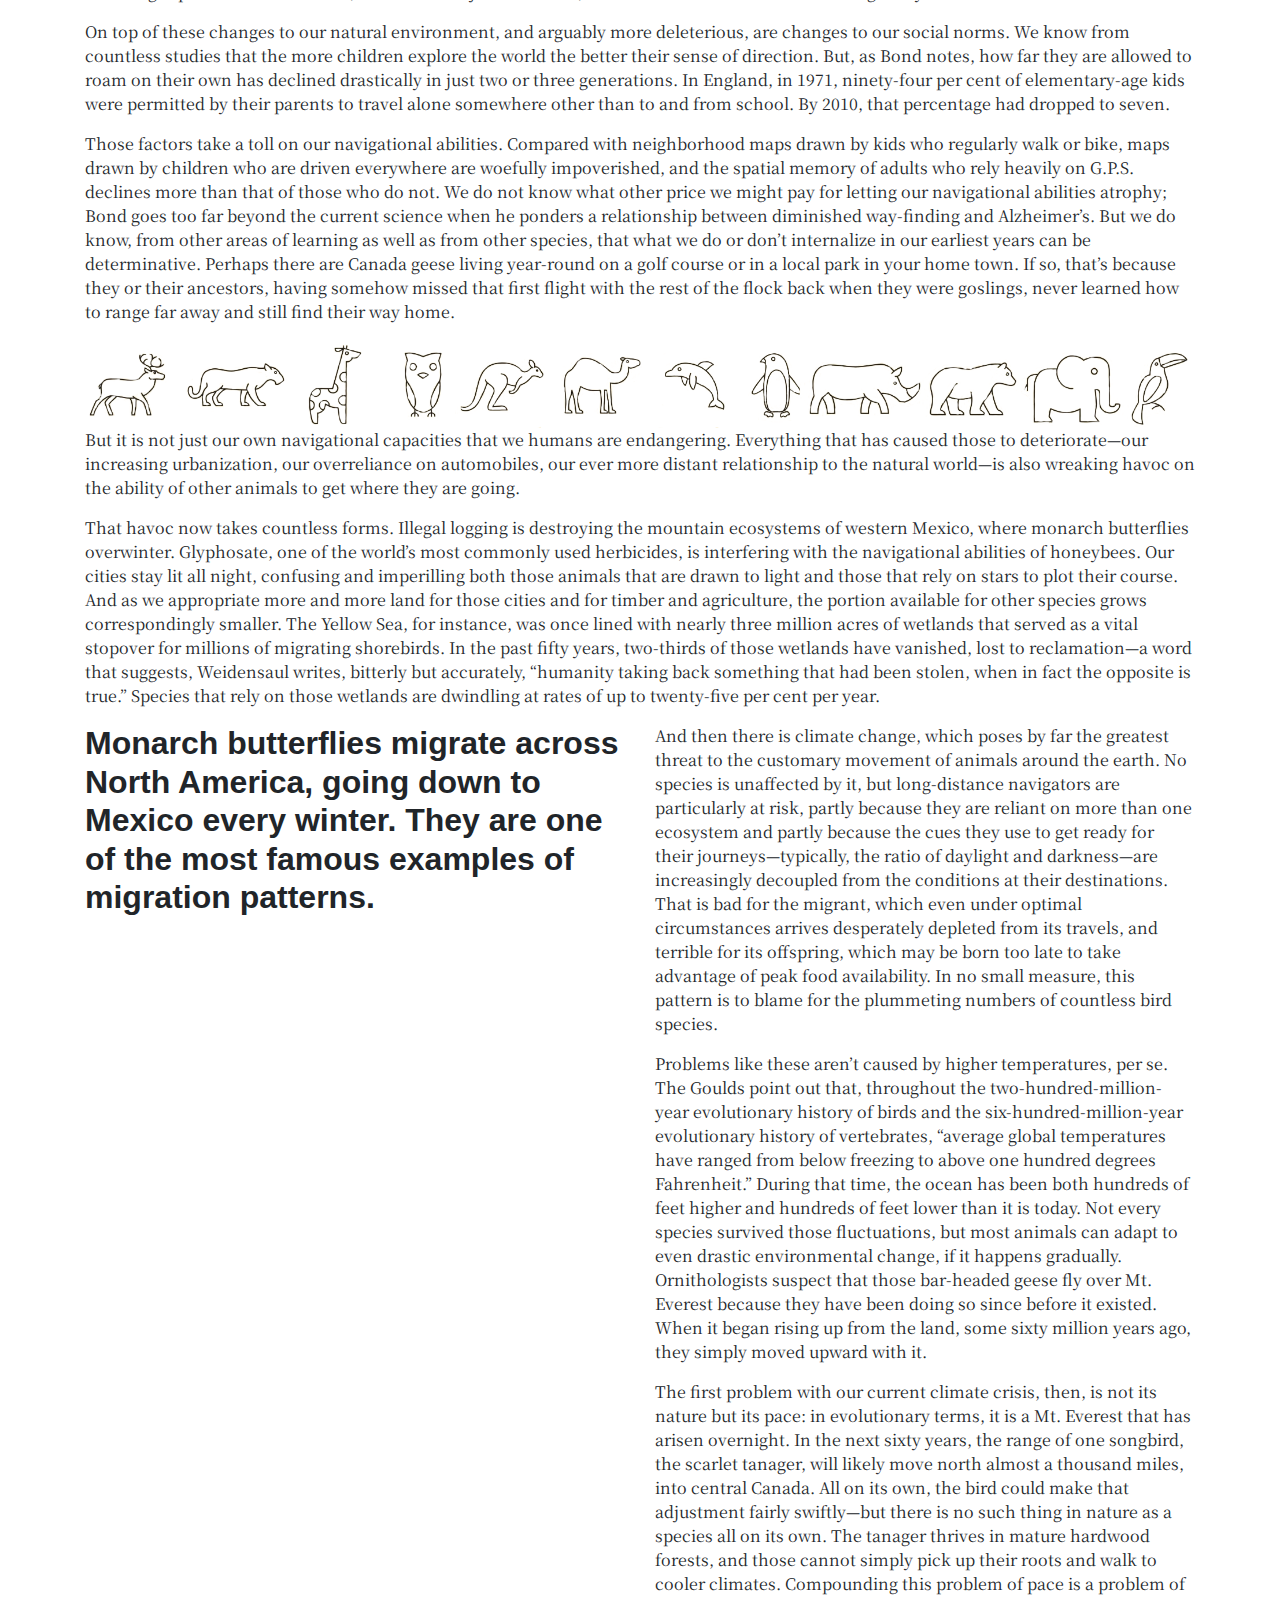
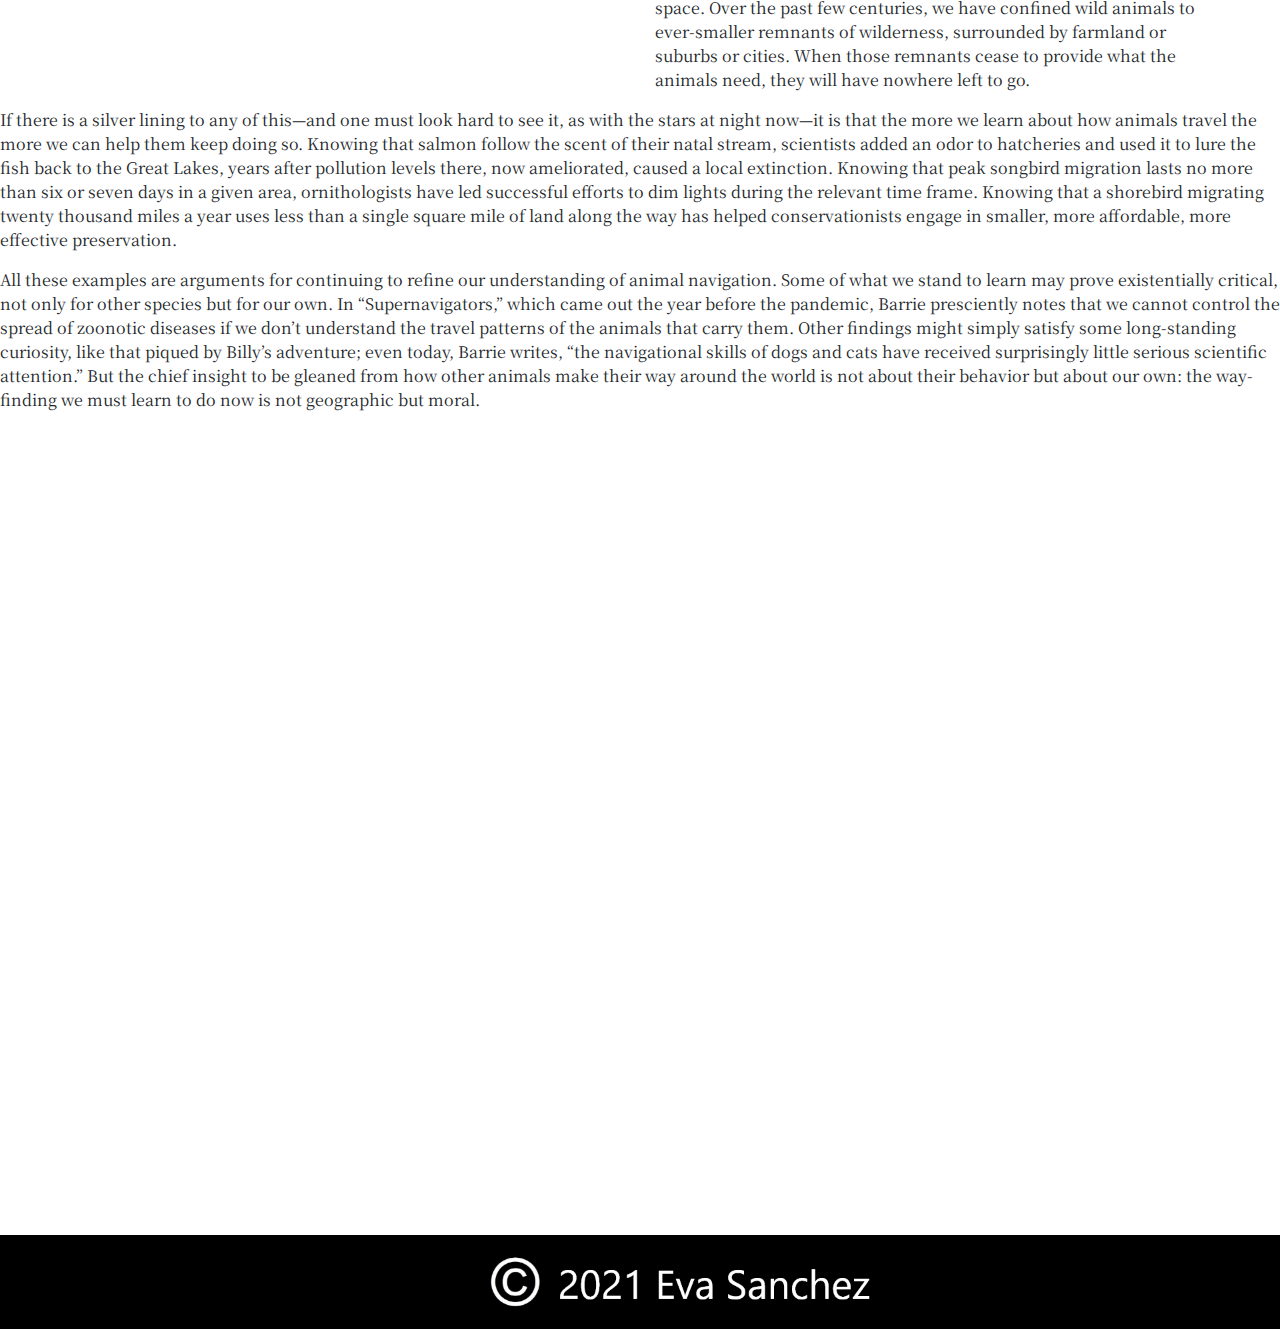
<file: data-viz-project/multimedia.html>
<!DOCTYPE html>

<html lang="en">
<head>
  <meta charset="utf-8">
  <meta name="viewport" content="width=device-width, initial-scale=1, shrink-to-fit=yes">

  <title>Data Viz Project</title>

  <!-- Bootstrap CSS -->
    <link rel="stylesheet" href="https://stackpath.bootstrapcdn.com/bootstrap/4.4.1/css/bootstrap.min.css" integrity="sha384-Vkoo8x4CGsO3+Hhxv8T/Q5PaXtkKtu6ug5TOeNV6gBiFeWPGFN9MuhOf23Q9Ifjh" crossorigin="anonymous">

    <link rel="stylesheet" type="text/css" href="stylesheet.css">

    <meta name="description" content="Merrill College of Journalism, UMD">
    <meta name="author" content="Eva Sanchez">

  <!-- Fonts CSS -->
  <link rel="preconnect" href="https://fonts.gstatic.com">
  <link href="https://fonts.googleapis.com/css2?family=Noto+Serif+JP&display=swap" rel="stylesheet">
  <link href="https://fonts.googleapis.com/css2?family=Staatliches&display=swap" rel="stylesheet">

</head>

<body>

  <!--Infographics-->
  <script src="https://code.jquery.com/jquery-3.4.1.slim.min.js" integrity="sha384-J6qa4849blE2+poT4WnyKhv5vZF5SrPo0iEjwBvKU7imGFAV0wwj1yYfoRSJoZ+n" crossorigin="anonymous"></script>
  <script src="https://cdn.jsdelivr.net/npm/popper.js@1.16.0/dist/umd/popper.min.js" integrity="sha384-Q6E9RHvbIyZFJoft+2mJbHaEWldlvI9IOYy5n3zV9zzTtmI3UksdQRVvoxMfooAo" crossorigin="anonymous"></script>
  <script src="https://stackpath.bootstrapcdn.com/bootstrap/4.4.1/js/bootstrap.min.js" integrity="sha384-wfSDF2E50Y2D1uUdj0O3uMBJnjuUD4Ih7YwaYd1iqfktj0Uod8GCExl3Og8ifwB6" crossorigin="anonymous"></script>


<!--Nav bar-->
<img src="Images/Page Topper.png" alt="XD file" height="auto" width="100%">

  <!--BODY TEXT-->
  <br>

  <div class="container">
    <div class="row">
      <div class="col-sm">
      <div class ="intro"> Breaking News </div>
      </div>
      <div class="col-sm">
      <div class ="intro"> Politics </div>
      </div>
      <div class="col-sm">
      <div class ="intro"> Climate News </div>
      </div>
      <div class="col-sm">
      <div class ="intro"> Opinion Pieces </div>
      </div>
    </div>
  </div>

<br>

  <div class="container">
  <div class="row">
    <div class="col-md">
      <center><div id="headline">Why Animals Don’t Get Lost</div></center>
      <center><div id="byline">By Kathryn Schulz March 29, 2021</div></center>

      <br>
      <br>

      <p>One of the most amazing things I have ever witnessed involved an otherwise unprepossessing house cat
        named Billy. This was some years ago, shortly after I had moved into a little rental house in the Hudson
        Valley. Billy, a big, bad-tempered old tomcat, belonged to the previous tenant, a guy by the name of Phil.
        Phil adored that cat, and the cat—improbably, given his otherwise unenthusiastic feelings about humanity—returned
        the favor.</p>


    </div>
    <div class="col-md">
      <figure>
      <img src= "Images/storks.jpg" alt="Storks" height="auto" width="100%">
      <figcaption> Storks migrating. GETTY IMAGES </figcaption>
      </figure>
    </div>
  </div>
</div>

<div class="container">
  <div class="row">
    <div class="col-lg">

      <p> On the day Phil vacated the house, he wrestled an irate Billy into a cat carrier, loaded him into a moving
      van, and headed toward his new apartment, in Brooklyn. Thirty minutes down I-84, in the middle of a drenching
      rainstorm, the cat somehow clawed his way out of the carrier. Phil pulled over to the shoulder but found that,
      from the driver’s seat, he could neither coax nor drag the cat back into captivity. Moving carefully, he got out
      of the van, walked around to the other side, and opened the door a gingerly two inches—whereupon Billy shot out,
      streaked unscathed across two lanes of seventy-mile-per-hour traffic, and disappeared into the wide, overgrown median.
      After nearly an hour in the pouring rain trying to make his own way to the other side, Phil gave up and,
      heartbroken, continued onward to his newly diminished home. </p>

      <p>On the day Phil vacated the house, he wrestled an irate Billy into a cat carrier, loaded him into a moving
        van, and headed toward his new apartment, in Brooklyn. Thirty minutes down I-84, in the middle of a drenching
        rainstorm, the cat somehow clawed his way out of the carrier. Phil pulled over to the shoulder but found that,
        from the driver’s seat, he could neither coax nor drag the cat back into captivity. Moving carefully, he got out
        of the van, walked around to the other side, and opened the door a gingerly two inches—whereupon Billy shot out,
        streaked unscathed across two lanes of seventy-mile-per-hour traffic, and disappeared into the wide, overgrown median.
        After nearly an hour in the pouring rain trying to make his own way to the other side, Phil gave up and,
        heartbroken, continued onward to his newly diminished home. </p>

      <p>Some weeks later, at a little before seven in the morning, I woke up to a banging at my door. Braced for an
          emergency, I rushed downstairs. The house had double-glass doors flanked by picture windows, which together gave
          out onto almost the entire yard, but I could see no one. I was standing there, sleep-addled and confused, when up
          onto his hind legs and into my line of vision popped an extremely scrawny and filthy gray cat.</p>

    <blockquote><center> "Nature, in her infinite creativity, has devised many ways for animals to get from A to B."  </center></blockquote>


      <p>I gaped. Then I opened the door and asked the cat, idiotically, “Are you Billy?” He paced, distraught,
          and meowed at the door. I retreated inside and returned with a bowl each of food and water, but he ignored
          them and banged again at the door. Flummoxed, I took a picture and texted it to my landlord with much the same
        question I had asked the cat: “Is this Billy?”</p>

      <p>Ninety minutes later, Phil showed up at my door. The cat, who had been pacing continuously, took one look
        and leaped into Phil’s arms—literally hurled himself the several feet necessary to be bundled into his
        erstwhile owner’s chest. Phil, a six-foot-tall bartender of the badass variety, promptly started to cry.
        After a few minutes of mutual adoration, the cat hopped down, purring, devoured the food I had put out two
        hours earlier, lay down in a sunny patch of grass by the door, and embarked on an elaborate bath.</p>

      <p>How Billy accomplished his remarkable feat remains a mystery, not only to me but to everyone. In 2013,
          after an indoor cat named Holly went missing during a road trip with her owners to Daytona Beach and turned
          up back home two months later, in West Palm Beach, two hundred miles away, the collective ethological response
          to the question of how she did it was “Beats me.” And that bafflement is generalizable. Cats, bats, elephant
          seals, red-tailed hawks, wildebeests, gypsy moths, cuttlefish, slime mold, emperor penguins: to one degree or
          another, every animal on earth knows how to navigate—and, to one degree or another, scientists remain perplexed
          by how they do so.</p>

      <p> What makes this striking is that we are living in a golden age of information about animal travels.
          Three hundred years ago, we knew so little about the subject that one English scholar suggested in all
          seriousness that storks spent their winters on the moon. Thirty years ago, a herd of African elephants, the
          largest land mammals on earth, could still stage an annual disappearing act, crossing beyond the borders of a
          national park each rainy season and vanishing into parts unknown. But in the last few decades animal tracking,
          like so much of life, has been revolutionized by technology, including satellites, camera traps, drones, and DNA
          sequencing. We now have geolocation devices light enough to be carried by monarch butterflies; we also have a
          system for tracking those devices installed on the International Space Station. Meanwhile, the study of animal
          travel has acquired tens of thousands of new contributors, in the form of amateurs who use cell phones and
          laptops to upload observational data points by the billions. And it has also acquired—perhaps unsurprisingly,
          given the enduring, “Incredible Journey”-esque appeal of the subject matter—a spate of new books about advances
          in animal navigation.</p>

      <p>Two main lessons emerge from those books—one tantalizing, one tragic. The first is that, although we are
        developing a clearer picture of where animals go, we still have a lot to learn about how they find their way.
        The second is that the creatures with a credible claim to being the worst navigators on the planet have
        steadily reduced the odds of all the others getting where they need to go, by interfering with their
        trajectories, impairing their route-finding abilities, and despoiling their destinations. Those feckless
        creatures are us, of course. While other animals lend this field of study its fascination, we humans
        distinguish ourselves chiefly by adding existential undertones to the fundamental questions of navigation:
        How did we get here? And where, exactly, are we going?</p>

        <img src= "Images/Graphic.png" alt="line" height="auto" width="100%">

    </div>
  </div>
</div>

  <br>
  <div class="container">
  <div class="row">
    <div class="col-sm">
      <figure>
    <center><img src="Images/whales.jpg" alt="Whales">
      <figcaption>Orca whales migrating-photo courtesy of K. Holmes/UBC – Hakai Institute.</figcaption></center>
      </figure>

    </div>
    <div class="col-sm">
      <p>Nature, in her infinite creativity, has devised many ways for animals to get from A to B. Birds fly, fish
        swim, gibbons swing from tree branches (the technical term is “brachiate”), basilisk lizards walk on water, and
        web-toed salamanders curl up in a ball and roll downhill. Certain spiders drift about on homespun balloons,
        certain cephalopods use jet propulsion, and certain crustaceans hitch rides on other species. But, however they
        get around, all animals move for the same reasons: to eat, mate, and escape from predators. That’s the
        evolutionary function of mobility. The evolutionary problem it presents is that anything capable of moving must
        also be capable of navigating—of finding that meal, that mate, and that hiding place, not to mention the way
        back home.</p>

      <p>Some impressive examples of this ability are widely known. Salmon that leave their natal stream just months
        after hatching can return after years in the ocean, sometimes traversing nine hundred miles and gaining seven
        thousand feet in elevation to do so.
    </div>
  </div>
</div>
<div class="container">
<div class="row">
  <div class="col-sm">

    <p>Homing pigeons can return to their lofts from more than a thousand miles
      away, a navigational prowess that has been admired for ages; five millennia ago, the Egyptians used them, like
      owls at Hogwarts, as a kind of early airmail. Many other exceptional navigators, however, are humble and unsung,
      and learning about them is one of the pleasures of “Supernavigators: Exploring the Wonders of How Animals Find
      Their Way,” by David Barrie, and “Nature’s Compass: The Mystery of Animal Navigation,” by the science writer
      Carol Grant Gould and her husband, the evolutionary biologist James L. Gould. Each winter, a member of the crow
      family, the Clark’s nutcracker, recovers the food it has previously cached over a hundred square miles in up to
      six thousand separate locations. When spiders of the Salticidae family are confined to a maze and shown a prey
      animal, they will reach it even when doing so initially requires moving in the opposite direction. Rock lobsters
      migrate en masse from colder waters to warmer ones, travelling, as the Goulds write, “in tandem conga lines,
      antennae to tail” and maintaining a perfectly straight course, despite powerful currents and the uneven ocean
      floor.</p>

      <p>All this is to say nothing of the greatest navigational feats in the animal kingdom: the long-distance
        migrations undertaken by many bird species. If, like me, you live in North America and don’t know much about
        ornithology, you probably associate those migrations with a jagged V of Canada geese overhead, their half-rowdy,
        half-plaintive calls signalling the arrival of fall and spring. As migrants go, though, those geese are not
        particularly representative; they travel by day, in intergenerational flocks, with the youngest birds learning
        the route from their elders. By contrast, most migratory birds travel at night, on their own, in accordance with
        a private itinerary. At the peak of migration season, more than a million of them might pass overhead every hour
        after dark, yet they are no more a part of a flock than you are when driving alone in your S.U.V. on I-95 during
        Thanksgiving weekend.</p>

          <blockquote><center> "Many animals, however, navigate using senses alien to us."  </center></blockquote>

        <center> <iframe width="560" height="315" src="https://www.youtube.com/embed/pdtpI33EXHQ?start=1" title="YouTube video player" frameborder="0" allow="accelerometer; autoplay; clipboard-write; encrypted-media; gyroscope; picture-in-picture" allowfullscreen></iframe></center>

        <br>

        <p>The stories of these avian travellers are told in abundance in Scott Weidensaul’s “A World on the Wing: The
          Global Odyssey of Migratory Birds.” An ardent ornithologist, Weidensaul sometimes shares a few too many details
          about a few too many species, but one sympathizes: virtually every bird in the book does book-worthy things.
          Consider the bar-headed goose, which migrates every year from central Asia to lowland India, at elevations that
          rival those of commercial airplanes; in 1953, when Tenzing Norgay and Edmund Hillary made the first ascent of Mt. Everest,
          a member of their team looked up from the slopes and watched bar-headed geese fly over the summit. Or consider the Arctic tern,
          which has a taste for the poles that would put even Shackleton to shame; it lays its eggs in the Far North but winters on the
          Antarctic coast, yielding annual travels that can exceed fifty thousand miles. That makes the four-thousand-mile migration of the rufous
          hummingbird seem unimpressive by comparison, until you realize that this particular
          commuter weighs only around a tenth of an ounce. The astonishment isn’t just that a bird that size can complete
          such a voyage, trade winds and thunderstorms be damned; it’s that so minuscule a physiology can contain a
          sufficiently powerful G.P.S. to keep it on course.</p>

        <p>More generally, the astonishment is that any physiology can contain a navigational system capable of such
          journeys. A bird that migrates over long distances must maintain its trajectory by day and by night, in every
          kind of weather, often with no landmarks in sight. If its travels take more than a few days, it must compensate
          for the fact that virtually everything it could use to stay oriented will change, from the elevation of the sun
          to the length of the day and the constellations overhead at night. Most bewildering of all, it must know where
          it is going—even the first time, when it has never been there before—and it must know where that destination
          lies compared with its current position. Other species making other journeys face additional difficulties: how
          to navigate entirely underground, or how to navigate beneath the waters of a vast and seemingly undifferentiated
          ocean.</p>

            <img src= "Images/Graphic.png" alt="line" height="auto" width="100%">

          <p>How might an animal accomplish such things? The Goulds, in “Nature’s Compass,” outline several common
            strategies for staying on course. These include taxis (instinctively moving directly toward or directly
            away from a given cue, such as light, in the case of phototaxis, or sound, in the case of phonotaxis);
            piloting (heading toward landmarks); compass orientation (maintaining a constant bearing in one direction);
            vector navigation (stringing together a sequence of compass orientations—say, heading south and then south-southwest
            and then due west, each for a specified distance); and dead reckoning (calculating a location based on bearing, speed,
            and how much time has elapsed since leaving a prior location). Each of these strategies requires one or more biological mechanisms,
            which is where the science of animal navigation gets interesting—because, to have a sense of direction, a given species might also need to have,
            among other faculties, something like a compass, something like a map, a decent memory,
            the ability to keep track of time, and an information-rich awareness of its environment.</p>

            <p>The easiest of these mechanisms to understand are those that most closely resemble our own. Most humans, for
              instance, routinely navigate based on a combination of vision and memory, and we are not alone. One scientist,
              puzzled to find that his well-trained rats no longer knew their way around a maze after he moved it across his
              lab, eventually determined that they had been navigating via landmarks on the ceiling. (That was a blow to the
              notion, much beloved by behaviorists, that such rats were just learning motor sequences: ten steps forward,
              turn right, three steps forward, there’s the food.) Other animals use senses that we possess but aren’t very
              adept at deploying. Some rely on smell; those migrating salmon can detect a single drop of water from their natal
              stream in two hundred and fifty gallons of seawater. Others use sound—not in the simple, toward-or-away mode of
              phonotaxis but as something like an auditory landmark, useful for maintaining any bearing. Thus, a bird in
              flight might focus on a chorus of frogs in a pond far below in order to orient itself and correct for drift.</p>

            <p>Many animals, however, navigate using senses alien to us. Pigeons, whales, and giraffes, among others, can
                detect infrasound—low-frequency sound waves that travel hundreds of miles in air and even farther in water.
                Eels and sharks can sense electric fields and find their way around underwater via electric signatures. And many
                animals, from mayflies and mantis shrimp to lizards and bats, can perceive the polarization of light, a helpful
                navigation cue that, among other things, can be used to determine the position of the sun on overcast days.</p>
                <figure>
                  <center><img src="Images/animals.png" alt="Animals" height="90%" width="90%"></center>
                  <figcaption>Whales, pigeons, and giraffes-photos by: Todd Cravens, Wikipedia, and the African Wildlife Foundation</figcaption>
                </figure>
              <br>

            <p>Other navigational tools are simultaneously more prosaic and more astounding. If you trap Cataglyphis ants at a
                  food source, build little stilts for some of them, give others partial amputations, and set them all loose again,
                  they will each head back to their nest—but the longer-legged ones will overshoot it, while the stubby-legged ones
                  will fall short. That’s because they navigate by counting their steps, as if their pin-size brains contained a
                  tiny Fitbit. (On the next journey, they’ll all get it right, because they recalibrate each time.) Similarly,
                  honeybees adjust their airspeed in response to headwinds and tailwinds in order to maintain a constant ground
                  speed of fifteen miles per hour—which means, the Goulds suggest, that by tracking their wing beats the bees
                  can determine how far they have travelled.</p>

              <p>I have presented these navigation mechanisms serially, but most creatures possess more than one of them, because
                different conditions call for different tools. What works at noon might not work at night, what works close to
                home might not work far away, and what works on a sunny day might not work in a storm. Yet even all these tools
                in combination cannot account for the last of the way-finding strategies described by the Goulds, which is by
                far the most arresting and confounding: true navigation.</p>

                  <img src= "Images/Graphic.png" alt="line" height="auto" width="100%">

                <p>True navigation is the ability to reach a distant destination without the aid of landmarks. If you were
                  kidnapped, taken in pitch darkness thousands of miles away, and abandoned somewhere uninhabited, true navigation
                  would be your only option for finding your way home.</p>

                <p>To do so, you would need a compass, along with the know-how to use it—for instance, an awareness that
                  magnetic north and geographic north are not identical. Failing that, you would need to be able to orient
                  based on the movement of the sun—a tricky business, especially if your kidnappers weren’t kind enough to
                  inform you of your latitude. If you plan to travel after dark, you’d better hope that you aren’t in the Southern
                  Hemisphere, which has no equivalent of the North Star, or you’d better be able to rival Galileo with your
                  knowledge of the nightly and seasonal course of the constellations. But, even if all this applied, you would
                  still be in trouble if you did not also have a map. Being able to maintain a given bearing with perfect
                  precision isn’t much help if you have no idea where you are vis-à-vis your destination.</p>

                <p>Some animals plainly do have such a map, or, as scientists call it, a “map sense”—an awareness, mysterious
                  in origin, of where they are compared with where they’re going. For some of those animals, certain geographic
                  coördinates are simply part of their evolutionary inheritance. Sand hoppers, those tiny, excitable crustaceans
                  that leap out of the way when you stroll along a beach, are born knowing how to find the ocean. When threatened,
                  those from the Atlantic coast of Spain flee west, while those from its Mediterranean coast flee south—even if
                  their mothers were previously translocated and they hatched somewhere else entirely. Likewise, all those birds
                  that embark on their first migrations alone must somehow know instinctively where they are going.</p>

                <p>But instinct alone does not explain what such birds can do. In 2006, scientists in Washington State
                  trapped a group of white-crowned sparrows that had begun their annual migration from Canada to Mexico and
                  transported them in a windowless compartment to New Jersey—the avian equivalent of the kidnapping thought
                  experiment. Upon release, the juvenile birds—those making their first trip—headed south along the same bearing
                  that they had been using back in Washington. But the adult birds flew west-southwest, correcting for a
                  displacement that nothing in their evolutionary history could have anticipated. That finding is consistent with
                  many others showing that birds become better navigators during their first long flight, in many cases learning
                  entirely new and more efficient strategies. Subsequent experiments found that mature birds can be taken at least
                  six thousand miles from their normal trajectory and still accurately reorient to their destination.</p>
    </div>
  </div>
</div>

<div class="container">
<div class="row">
  <div class="col-sm">
    <blockquote> <center>Guinness Records of Animal Migrants</center> </blockquote>
    <div class="flourish-embed flourish-table" data-src="visualisation/6032413"><script src="https://public.flourish.studio/resources/embed.js">
    </script></div>
  </div>
  <div class="col-sm">

    <p>How do they do it? At present, the most compelling theory is that they make use of the earth’s magnetic field.
      We know about this ability because it is easy to interfere with it: if you release homing pigeons on top of an
      iron mine, they will be terribly disoriented until they fly clear of it. When scientists went looking for an
      explanation for this and similar findings, they found small deposits of magnetite, the most magnetic of earth’s
      naturally occurring minerals, in the beaks of many birds, as well as in dolphins, turtles, bacteria, and other
      creatures. This was a thrilling discovery, quickly popularized as the notion that some animals have built-in
      compass needles.</p>

    <p>As with many thrilling and popular scientific ideas, however, this one started to look a little strange on
      closer inquiry. For one thing, it turned out that birds with magnetite in their beaks weren’t navigating based
      on north-south alignment, as we humans do when using a compass. Instead, they were relying on the inclination of
      the earth’s magnetic field—the changing angle at which it intersects the planet’s surface as you move from the
      poles to the equator. But inclination provides no clues about polarity; if you could sense it, you would know
      where you were relative to the nearest pole, but you wouldn’t know which pole was nearest.

      <p>Whatever the magnetite
      in birds is doing, then, it does not seem to function like the needle in a compass. Even more curiously,
      experiments showed that birds with magnetite grew temporarily disoriented when exposed to red light, even
      though light has no known effect on the workings of magnets.</p>

    </div>
  </div>
  </div>

  <div class="container">
  <div class="row">
    <div class="col-sm">


    <p>One possible explanation for this strange phenomenon lies in a protein called cryptochrome, which is found
      in the retina of certain animals. Some scientists theorize that, when a molecule of cryptochrome is struck by a
      photon of light (as from the sun or stars), an electron within it is jolted out of position, generating what is
      known as a radical pair: two parts of the same molecule, one containing the electron that moved and the other
      containing an electron left unpaired by the shift. The subsequent spin state of those two electrons depends on
      the orientation of the molecule relative to the earth’s magnetic field. For the animal, the theory goes, a
      series of such reactions somehow translates into a constant awareness of how that field is shifting around it.</p>

    <p>If you did not quite grasp all that, take heart: even researchers who study the relationship between
      cryptochrome and navigation do not yet know exactly how it works—and some of their colleagues question
      whether it works at all. We do know, though, that the earth’s magnetic field is almost certainly crucial
      to the navigational aptitude of countless species—so crucial that evolution may well have produced many
      different mechanisms for sensing the field’s polarity, intensity, and inclination. Taken together, those
      mechanisms would constitute the beginnings of a solution to the problem of true navigation. And it would be
      an elegant one, capable of explaining the phenomenon across a range of creatures and conditions, because the
      magnetic field is omnipresent on this planet. Given some means of detecting it, you could rely on it by day
      and by night, in clear weather and in foul, in the air and over land and underground and underwater.</p>

    <p>That kind of sweeping explanation would be convenient, because true navigation, which was once thought to
      require the kind of advanced reasoning and sophisticated toolmaking exclusive to humans, seems increasingly
      likely to be a widely shared capacity. Countless bird species can do it, as can salmon. Those conga-line rock
      lobsters are so good at it that they appear to be impossible to disorient, which we know because scientists
      have gone to outlandish lengths to try to do so. As Barrie describes in “Supernavigators,” you can cover a
      rock lobster’s eyes, put it in an opaque container filled with seawater from its native environment, line the
      container with magnets suspended from strings so they swing in all directions, put the container in a truck,
      drive the truck in circles on the way to a boat, steer the boat in circles on the way to a distant location,
      drop the lobster back in the water, and—voilà—it will strike off confidently in the direction of home.</p>

        <img src= "Images/Graphic.png" alt="line" height="auto" width="100%">


    <p>Needless to say, you and I cannot do this. If you blindfold human subjects, take them on a disorienting bus
      ride, let them off in a field, remove the blindfolds, and ask them to head back toward where they started,
      they will promptly wander off in all directions. If you forgo the bus and the blindfolds, ask them to walk
      across a field toward a target, and then conceal the target after they start moving, they will stray off course
      in approximately eight seconds.</p>

    <p>The problem isn’t that humans don’t have any innate way-finding tools. We, too, can steer by landmark, and
      we can locate the source of sounds or other environmental cues and make our way toward them. (With sounds,
      we do this much like frogs: by unconsciously assessing either the intensity differential or the time delay
      between a noise in our right ear and in our left one.) We also have a host of specialized neurons to help
      keep us oriented: head-direction cells, which fire when we face a certain way (relative to a given landscape,
      not to cardinal directions); place cells, which fire when we are in a familiar location; grid cells, which
      fire at regular intervals when we navigate through open areas, helping us update our own position; and
      boundary cells, which fire in response to an edge or obstacle in our field of vision.</p>

    <p>All this is key to our day-to-day functioning, but none of it enables us to navigate even half as well as a
      newt. Still, we do sometimes perform extraordinary acts of way-finding; unlike rock lobsters, however, we have
      to learn how to do so. If you are the kind of person who never really grasped the parallax effect and doesn’t
      know your azimuth from your zenith, that process can be painful. But basic way-finding competence was once far
      more widespread in our species than it is today, simply because it was crucial to survival: you can neither hunt
       nor gather without straying from home.</p>

       <blockquote><center> "Over the past few
       centuries, we have confined wild animals to ever-smaller remnants of wilderness, surrounded by farmland or
       suburbs or cities. When those remnants cease to provide what the animals need, they will have nowhere left to go."  </center></blockquote>

      <p>Moreover, some individuals and cultures have long excelled at navigation. In “From Here to There:
        The Art and Science of Finding and Losing Our Way,” the British journalist Michael Bond rightly marvels
        at the navigational brilliance of the early Polynesians, who, about five thousand years ago, began paddling
        their canoes around a vast area of the Pacific Ocean now known as the Polynesian Triangle: ten million square
        miles of water, bounded by New Zealand, Hawaii, and Rapa Nui, with perhaps a thousand other islands scattered throughout.
        To steer from one of those islands to another, on routes as long as twenty-five hundred miles, those early navigators relied on “the
        patterns of waves, the direction of the wind, the shapes and colors of clouds, the pull of deep ocean currents, the behavior of birds, the
        smell of vegetation, and the movements of sun, moon, and stars.” The price of distraction or error was dire; in the vast open waters of the South
        Pacific, the odds of hitting an island by chance are
        close to zero. Understandably, then, those early Polynesians revered good navigators, and began training
        each new generation of them very young.</p>

      <p>Give or take some centuries and miles, you can find similar feats in almost every culture.
        Many indigenous peoples of the Far North were wonderfully adept at navigating terrain that most of us
        would find all but featureless; the Inuit, for instance, made their way overland using extensive systems of
        landmarks and could navigate coastal waters in dense fog, by means of careful attention to wave patterns and
        the birdcalls of their home cove. In the equally unforgiving landscapes of the American Southwest and central
        Australia, native peoples navigated in part by cultivating an oral tradition full of toponyms, each one
        containing detailed geographic information. By the fourth century B.C., the Greeks had made their way to the
        Arctic Circle; by the second century A.D., the Romans had reached China; and by the ninth century Indonesians
        had landed in Madagascar. As time went on, we began supplementing observation and memory with more and more
        physical tools: the astrolabe, the sextant, the compass, the map, the nautical chart, the global-positioning
        system.</p>

        <figure>
          <center><img src="Images/inuit.jpg" alt="Animals" height="90%" width="90%"></center>
          <figcaption>Inuit transportation methods-Jette Bang Photos/Arktisk Institut</figcaption>
        </figure>

      <p>Perversely, it is partly because these tools got so much better that so many of us got worse at
        navigating without them. In the past twenty years alone, the ubiquity of G.P.S.-enabled maps has all
        but eradicated the need to orient on our own. But long before the advent of that technology other factors
        were already eroding our aptitude for way-finding. High on the list was urbanization: after some three hundred
        thousand years of living in close proximity to wilderness, we migrated, in vast numbers and for the most part
        in just a few centuries, into cities. Those can be navigationally demanding in their own way, but they are
        full of obvious landmarks, written signage, public-transportation systems, cab drivers, and throngs of locals
        more or less able to offer directions. Moreover, all those artificial aids have rendered unusable certain
        helpful natural features. Rivers that were once easy to follow have been routed underground; the movement of
        the sun over days and seasons is largely obscured by narrow streets and tall buildings; and ninety-nine per
        cent of Americans live someplace where light pollution has reduced, sometimes to just a handful, the number of
        visible stars in the night sky.</p>

      <p>On top of these changes to our natural environment, and arguably more deleterious, are changes to our social
        norms. We know from countless studies that the more children explore the world the better their sense of
        direction. But, as Bond notes, how far they are allowed to roam on their own has declined drastically in just
        two or three generations. In England, in 1971, ninety-four per cent of elementary-age kids were permitted by
        their parents to travel alone somewhere other than to and from school. By 2010, that percentage had dropped to
        seven.</p>

      <p>Those factors take a toll on our navigational abilities. Compared with neighborhood maps drawn by kids who
        regularly walk or bike, maps drawn by children who are driven everywhere are woefully impoverished, and the
        spatial memory of adults who rely heavily on G.P.S. declines more than that of those who do not. We do not know
        what other price we might pay for letting our navigational abilities atrophy; Bond goes too far beyond the
        current science when he ponders a relationship between diminished way-finding and Alzheimer’s. But we do know,
        from other areas of learning as well as from other species, that what we do or don’t internalize in our earliest
        years can be determinative. Perhaps there are Canada geese living year-round on a golf course or in a local park
        in your home town. If so, that’s because they or their ancestors, having somehow missed that first flight with
        the rest of the flock back when they were goslings, never learned how to range far away and still find their
        way home.</p>

          <img src= "Images/Graphic.png" alt="line" height="auto" width="100%">

      <p>But it is not just our own navigational capacities that we humans are endangering. Everything that has
        caused those to deteriorate—our increasing urbanization, our overreliance on automobiles, our ever more
        distant relationship to the natural world—is also wreaking havoc on the ability of other animals to get
        where they are going.</p>

      <p>That havoc now takes countless forms. Illegal logging is destroying the mountain ecosystems of western
        Mexico, where monarch butterflies overwinter. Glyphosate, one of the world’s most commonly used herbicides,
        is interfering with the navigational abilities of honeybees. Our cities stay lit all night, confusing and
        imperilling both those animals that are drawn to light and those that rely on stars to plot their course.
        And as we appropriate more and more land for those cities and for timber and agriculture, the portion available
        for other species grows correspondingly smaller. The Yellow Sea, for instance, was once lined with nearly
        three million acres of wetlands that served as a vital stopover for millions of migrating shorebirds.
        In the past fifty years, two-thirds of those wetlands have vanished, lost to reclamation—a word that suggests,
        Weidensaul writes, bitterly but accurately, “humanity taking back something that had been stolen, when in
        fact the opposite is true.” Species that rely on those wetlands are dwindling at rates of up to twenty-five
        per cent per year.</p>

      </div>
    </div>
  </div>

        <div class="container">
  <div class="row">
    <div class="col-sm">

      <h2>Monarch butterflies migrate across North America, going down to Mexico every winter. They are one of the most famous examples of migration patterns.</h2>
      <iframe title="[Western Monarch Thanksgiving Count]" aria-label="chart" id="datawrapper-chart-PjuZu" src="https://datawrapper.dwcdn.net/PjuZu/1/" scrolling="no" frameborder="0"
      style="width: 0; min-width: 100% !important; border: none;" height="100"></iframe><script type="text/javascript">!function(){"use strict";window.addEventListener("message",(function(a){if(void 0!==a.data["datawrapper-height"])for(var e in a.data["datawrapper-height"]){var t=document.getElementById("datawrapper-chart-"+e)||document.querySelector("iframe[src*='"+e+"']");t&&(t.style.height=a.data["datawrapper-height"][e]+"px")}}))}();
      </script>

    </div>
    <div class="col-sm">

      <p>And then there is climate change, which poses by far the greatest threat to the customary movement of
        animals around the earth. No species is unaffected by it, but long-distance navigators are particularly at
        risk, partly because they are reliant on more than one ecosystem and partly because the cues they use to get
        ready for their journeys—typically, the ratio of daylight and darkness—are increasingly decoupled from the
        conditions at their destinations. That is bad for the migrant, which even under optimal circumstances arrives
        desperately depleted from its travels, and terrible for its offspring, which may be born too late to take
        advantage of peak food availability. In no small measure, this pattern is to blame for the plummeting numbers
        of countless bird species.</p>

        <p>Problems like these aren’t caused by higher temperatures, per se. The Goulds point out that,
          throughout the two-hundred-million-year evolutionary history of birds and the six-hundred-million-year
          evolutionary history of vertebrates, “average global temperatures have ranged from below freezing to above
          one hundred degrees Fahrenheit.” During that time, the ocean has been both hundreds of feet higher and
          hundreds of feet lower than it is today. Not every species survived those fluctuations, but most animals
          can adapt to even drastic environmental change, if it happens gradually. Ornithologists suspect that those
          bar-headed geese fly over Mt. Everest because they have been doing so since before it existed. When it began
          rising up from the land, some sixty million years ago, they simply moved upward with it.</p>


          <p>The first problem with our current climate crisis, then, is not its nature but its pace: in
            evolutionary terms, it is a Mt. Everest that has arisen overnight. In the next sixty years, the range of
            one songbird, the scarlet tanager, will likely move north almost a thousand miles, into central Canada.
            All on its own, the bird could make that adjustment fairly swiftly—but there is no such thing in nature as a
            species all on its own. The tanager thrives in mature hardwood forests, and those cannot simply pick up their
            roots and walk to cooler climates. Compounding this problem of pace is a problem of space. Over the past few
            centuries, we have confined wild animals to ever-smaller remnants of wilderness, surrounded by farmland or
            suburbs or cities. When those remnants cease to provide what the animals need, they will have nowhere left to go.</p>


    </div>
  </div>
</div>
  <p>If there is a silver lining to any of this—and one must look hard to see it, as with the stars at night
  now—it is that the more we learn about how animals travel the more we can help them keep doing so. Knowing
  that salmon follow the scent of their natal stream, scientists added an odor to hatcheries and used it to lure
  the fish back to the Great Lakes, years after pollution levels there, now ameliorated, caused a local
  extinction. Knowing that peak songbird migration lasts no more than six or seven days in a given area,
  ornithologists have led successful efforts to dim lights during the relevant time frame. Knowing that a
  shorebird migrating twenty thousand miles a year uses less than a single square mile of land along the way
  has helped conservationists engage in smaller, more affordable, more effective preservation.</p>

<p>All these examples are arguments for continuing to refine our understanding of animal navigation.
  Some of what we stand to learn may prove existentially critical, not only for other species but for our own.
  In “Supernavigators,” which came out the year before the pandemic, Barrie presciently notes that we cannot
  control the spread of zoonotic diseases if we don’t understand the travel patterns of the animals that carry
  them. Other findings might simply satisfy some long-standing curiosity, like that piqued by Billy’s adventure;
  even today, Barrie writes, “the navigational skills of dogs and cats have received surprisingly little serious
  scientific attention.” But the chief insight to be gleaned from how other animals make their way around the
  world is not about their behavior but about our own: the way-finding we must learn to do now is not geographic
  but moral. </p>

  <iframe src="https://uploads.knightlab.com/storymapjs/f1e2685452ae5dc0cb407430c0ecb464/migration-routes-and-winter-areas-of-lesser-sandhill-cranes-from-homer-alaska/index.html" frameborder="0" width="100%" height="800"></iframe>

    <img src="Images/Footer.png" alt="footer" height="90%" width="100%">


      </body>
    </html>

  <!--END TEXT-->

  <!--FOOTER-->
</file>
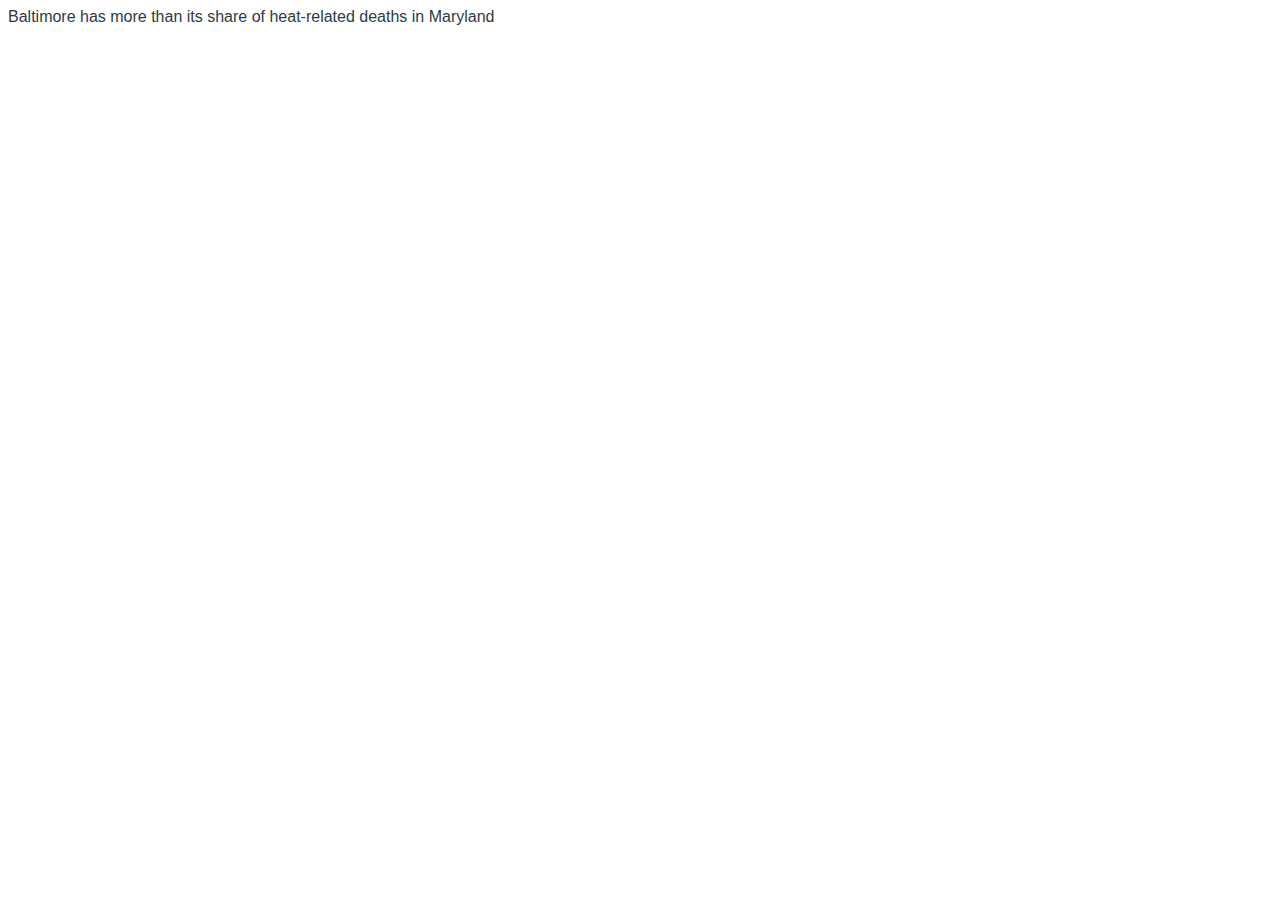
<file: data-viz/inclass-graphics.html>
<!DOCTYPE html>
  <html>
    <head>
    <title>
      Data Viz
    </title>
    <span style="color: rgb(45, 59, 69);
    font-family: &quot;Lato Extended&quot;, Lato, &quot;Helvetica Neue&quot;,
    Helvetica, Arial, sans-serif; font-size: 16px; font-weight: 400;
    background-color: rgb(255, 255, 255);">Baltimore has more than its share of heat-related deaths in Maryland</span><br>
    </head>

    <body>

      <iframe title="[ Baltimore has more than its share of heat-related deaths in Maryland  ]" aria-label="Interactive line chart" id="datawrapper-chart-iPngA" src="https://datawrapper.dwcdn.net/iPngA/1/" scrolling="no" frameborder="0" style="width: 0; min-width: 100% !important; border: none;" height="400"></iframe><script type="text/javascript">!function(){"use strict";window.addEventListener("message",(function(a){if(void 0!==a.data["datawrapper-height"])for(var e in a.data["datawrapper-height"]){var t=document.getElementById("datawrapper-chart-"+e)||document.querySelector("iframe[src*='"+e+"']");t&&(t.style.height=a.data["datawrapper-height"][e]+"px")}}))}();
  </script>

  <iframe title="[ The relationship between summer temperature and poverty in Baltimore  ]" aria-label="chart" id="datawrapper-chart-K75jB" src="https://datawrapper.dwcdn.net/K75jB/1/" scrolling="no" frameborder="0" style="width: 0; min-width: 100% !important; border: none;" height="400"></iframe><script type="text/javascript">!function(){"use strict";window.addEventListener("message",(function(a){if(void 0!==a.data["datawrapper-height"])for(var e in a.data["datawrapper-height"]){var t=document.getElementById("datawrapper-chart-"+e)||document.querySelector("iframe[src*='"+e+"']");t&&(t.style.height=a.data["datawrapper-height"][e]+"px")}}))}();
</script>

    </body>
  </html>
</file>
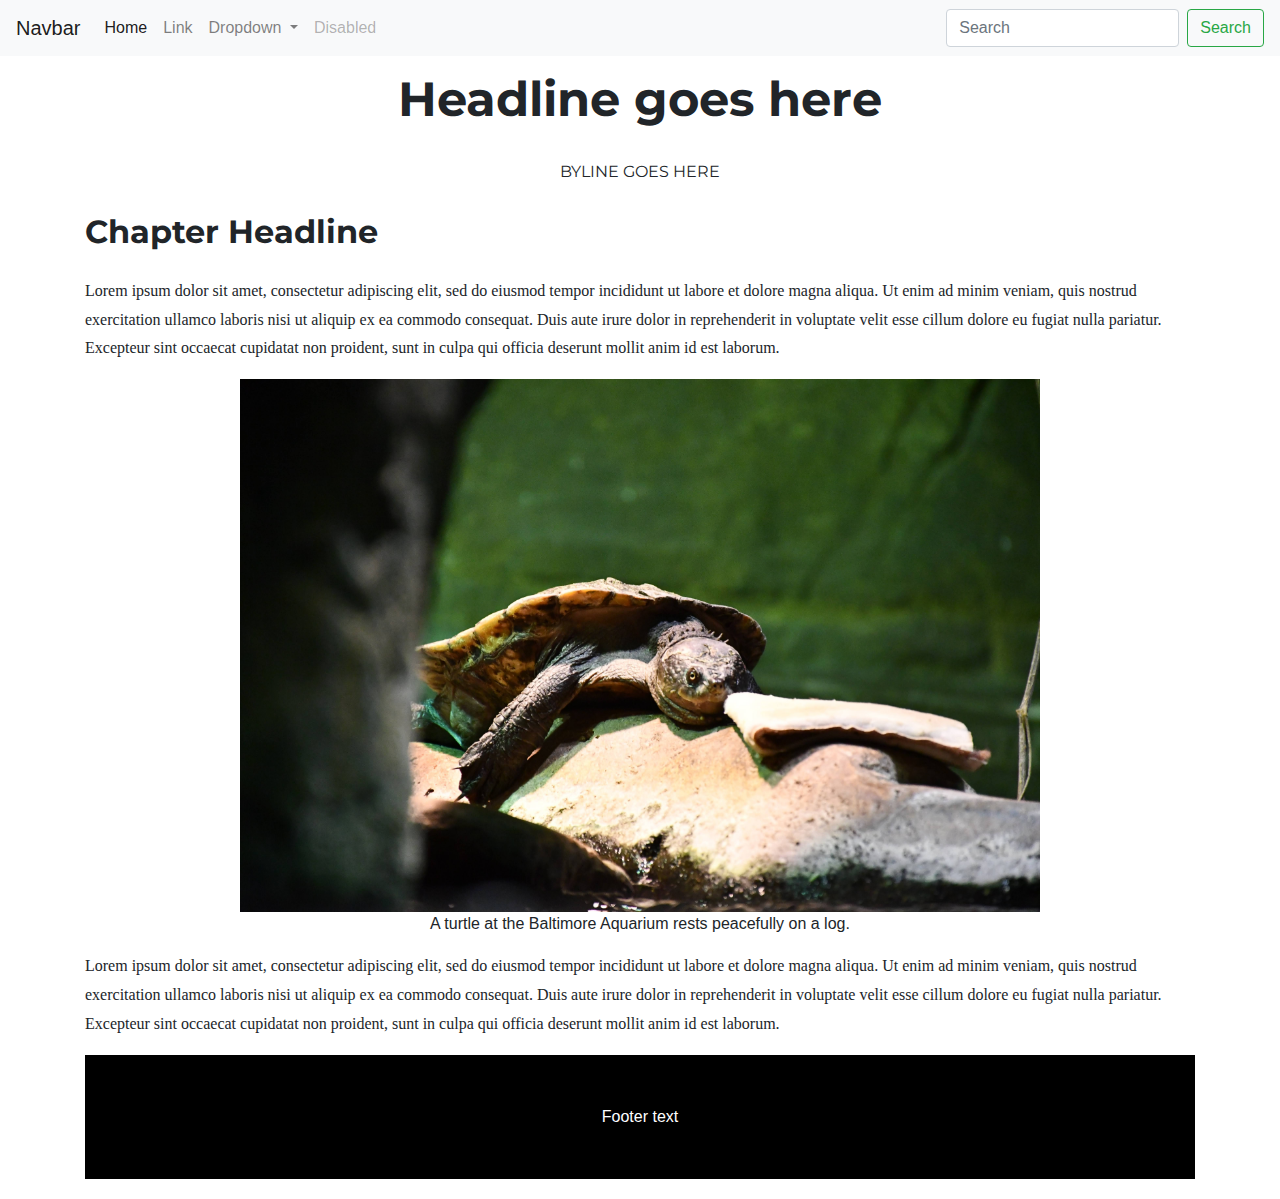
<file: html-frame/html-frame.html>
<!DOCTYPE html>

<html lang="en">
<head>
  <meta charset="utf-8">
  <meta name="viewport" content="width=device-width, initial-scale=1, shrink-to-fit=no">

  <title>HTML Frame</title>
  <meta name="description" content="Merrill College of Journalism, UMD">
  <meta name="author" content="Adam Marton">

  <!-- Bootstrap CSS -->
<link rel="stylesheet" href="https://stackpath.bootstrapcdn.com/bootstrap/4.4.1/css/bootstrap.min.css" integrity="sha384-Vkoo8x4CGsO3+Hhxv8T/Q5PaXtkKtu6ug5TOeNV6gBiFeWPGFN9MuhOf23Q9Ifjh" crossorigin="anonymous">

<!--My stylesheets -->

<link rel="stylesheet" type="text/css" href="style.css">

<!--google fonts -->

<link rel="preconnect" href="https://fonts.gstatic.com">
<link href="https://fonts.googleapis.com/css2?family=Montserrat:wght@400;700&display=swap" rel="stylesheet">


</head>
<body>

  <!-- NavBar -->
  <nav class="navbar navbar-expand-lg navbar-light bg-light">
    <a class="navbar-brand" href="#">Navbar</a>
    <button class="navbar-toggler" type="button" data-toggle="collapse" data-target="#navbarSupportedContent" aria-controls="navbarSupportedContent" aria-expanded="false" aria-label="Toggle navigation">
      <span class="navbar-toggler-icon"></span>
    </button>

    <div class="collapse navbar-collapse" id="navbarSupportedContent">
      <ul class="navbar-nav mr-auto">
        <li class="nav-item active">
          <a class="nav-link" href="#">Home <span class="sr-only">(current)</span></a>
        </li>
        <li class="nav-item">
          <a class="nav-link" href="#">Link</a>
        </li>
        <li class="nav-item dropdown">
          <a class="nav-link dropdown-toggle" href="#" id="navbarDropdown" role="button" data-toggle="dropdown" aria-haspopup="true" aria-expanded="false">
            Dropdown
          </a>
          <div class="dropdown-menu" aria-labelledby="navbarDropdown">
            <a class="dropdown-item" href="#">Action</a>
            <a class="dropdown-item" href="#">Another action</a>
            <div class="dropdown-divider"></div>
            <a class="dropdown-item" href="#">Something else here</a>
          </div>
        </li>
        <li class="nav-item">
          <a class="nav-link disabled" href="#" tabindex="-1" aria-disabled="true">Disabled</a>
        </li>
      </ul>
      <form class="form-inline my-2 my-lg-0">
        <input class="form-control mr-sm-2" type="search" placeholder="Search" aria-label="Search">
        <button class="btn btn-outline-success my-2 my-sm-0" type="submit">Search</button>
      </form>
    </div>
  </nav>
  <!-- End NavBar -->

<div class="container">

<p class="headline">Headline goes here</p>

<p class="byline">Byline goes here</p>

<p class="chapter">Chapter Headline</p>

<p>Lorem ipsum dolor sit amet,
  consectetur adipiscing elit, sed do eiusmod tempor
  incididunt ut labore et dolore magna aliqua. Ut enim ad minim veniam,
  quis nostrud exercitation ullamco laboris nisi ut aliquip ex ea commodo consequat.
  Duis aute irure dolor in reprehenderit in voluptate velit esse cillum dolore eu fugiat nulla pariatur.
  Excepteur sint occaecat cupidatat non proident, sunt in culpa qui officia deserunt mollit anim id est laborum.</p>

<figure>
  <img src="Turtle.jpg" alt="Turtle resting on a log" width="800" class="turtle">
  <figcaption>A turtle at the Baltimore Aquarium rests peacefully on a log.</figcaption>
</figure>

  <p>Lorem ipsum dolor sit amet,
    consectetur adipiscing elit, sed do eiusmod tempor
    incididunt ut labore et dolore magna aliqua. Ut enim ad minim veniam,
    quis nostrud exercitation ullamco laboris nisi ut aliquip ex ea commodo consequat.
    Duis aute irure dolor in reprehenderit in voluptate velit esse cillum dolore eu fugiat nulla pariatur.
    Excepteur sint occaecat cupidatat non proident, sunt in culpa qui officia deserunt mollit anim id est laborum.</p>

<footer>
  Footer text
</footer>

</div>

  <!-- jQuery first, then Popper.js, then Bootstrap JS -->
  <script src="https://code.jquery.com/jquery-3.4.1.slim.min.js" integrity="sha384-J6qa4849blE2+poT4WnyKhv5vZF5SrPo0iEjwBvKU7imGFAV0wwj1yYfoRSJoZ+n" crossorigin="anonymous"></script>
  <script src="https://cdn.jsdelivr.net/npm/popper.js@1.16.0/dist/umd/popper.min.js" integrity="sha384-Q6E9RHvbIyZFJoft+2mJbHaEWldlvI9IOYy5n3zV9zzTtmI3UksdQRVvoxMfooAo" crossorigin="anonymous"></script>
  <script src="https://stackpath.bootstrapcdn.com/bootstrap/4.4.1/js/bootstrap.min.js" integrity="sha384-wfSDF2E50Y2D1uUdj0O3uMBJnjuUD4Ih7YwaYd1iqfktj0Uod8GCExl3Og8ifwB6" crossorigin="anonymous"></script>

</body>
</html>
</file>
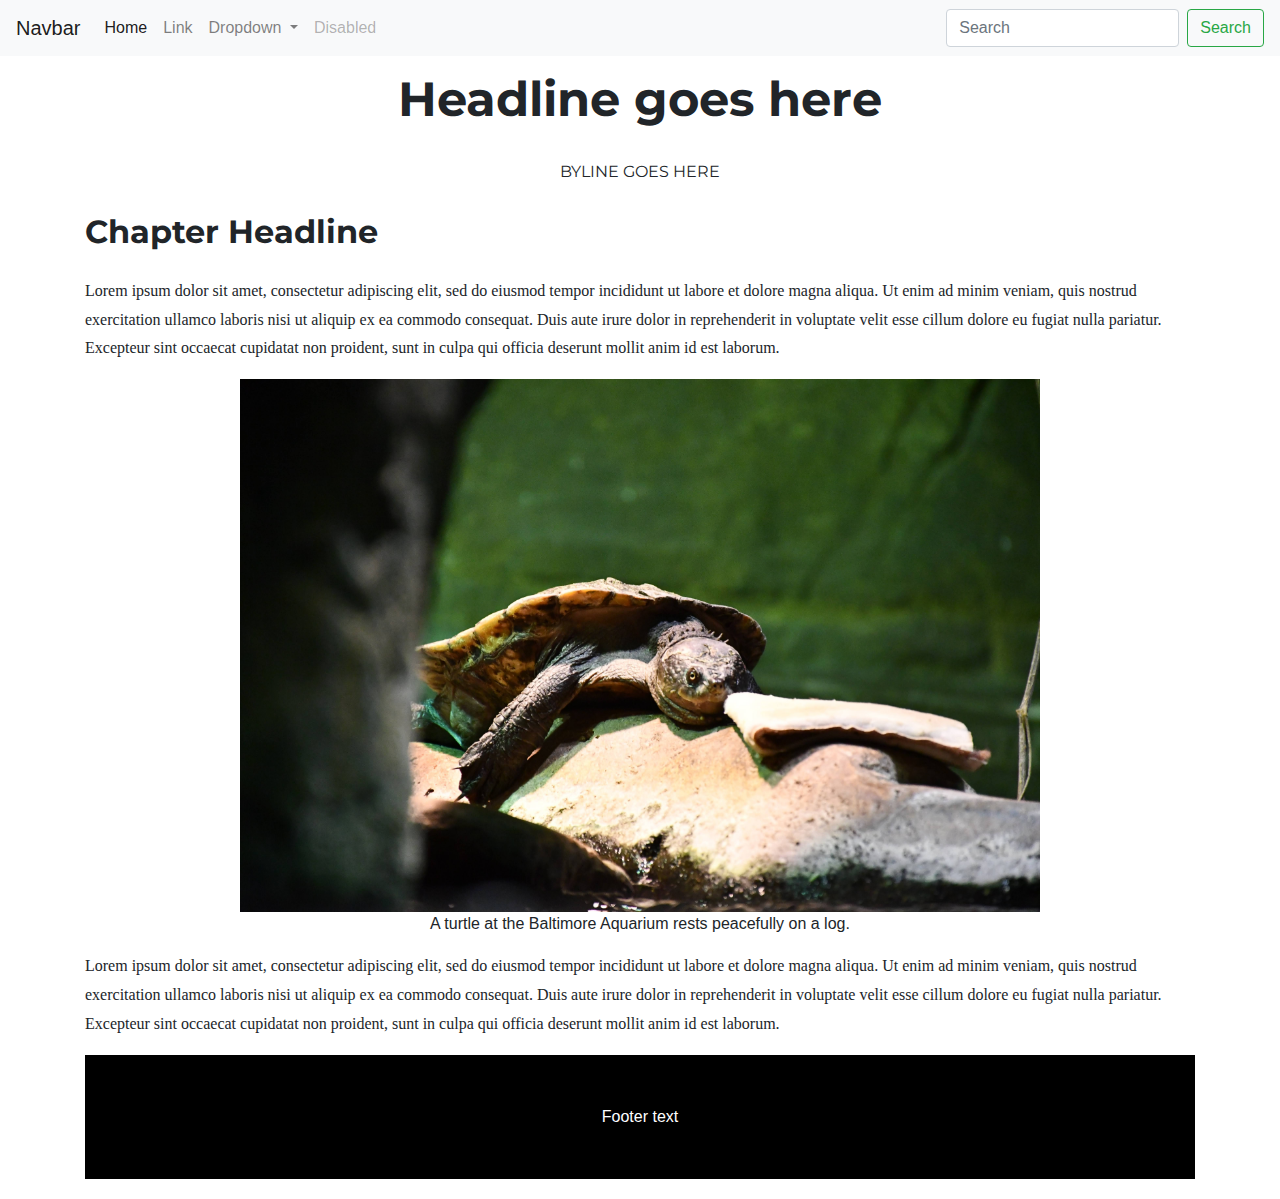
<file: html-frame/html-frame.html.html>
<!DOCTYPE html>

<html lang="en">
<head>
  <meta charset="utf-8">
  <meta name="viewport" content="width=device-width, initial-scale=1, shrink-to-fit=no">

  <title>Bootstrap Template</title>
  <meta name="description" content="Merrill College of Journalism, UMD">
  <meta name="author" content="Adam Marton">

  <!-- Bootstrap CSS -->
<link rel="stylesheet" href="https://stackpath.bootstrapcdn.com/bootstrap/4.4.1/css/bootstrap.min.css" integrity="sha384-Vkoo8x4CGsO3+Hhxv8T/Q5PaXtkKtu6ug5TOeNV6gBiFeWPGFN9MuhOf23Q9Ifjh" crossorigin="anonymous">

<!--My stylesheets -->

<link rel="stylesheet" type="text/css" href="style.css">

<!--google fonts -->

<link rel="preconnect" href="https://fonts.gstatic.com">
<link href="https://fonts.googleapis.com/css2?family=Montserrat:wght@400;700&display=swap" rel="stylesheet">


</head>
<body>

  <!-- NavBar -->
  <nav class="navbar navbar-expand-lg navbar-light bg-light">
    <a class="navbar-brand" href="#">Navbar</a>
    <button class="navbar-toggler" type="button" data-toggle="collapse" data-target="#navbarSupportedContent" aria-controls="navbarSupportedContent" aria-expanded="false" aria-label="Toggle navigation">
      <span class="navbar-toggler-icon"></span>
    </button>

    <div class="collapse navbar-collapse" id="navbarSupportedContent">
      <ul class="navbar-nav mr-auto">
        <li class="nav-item active">
          <a class="nav-link" href="#">Home <span class="sr-only">(current)</span></a>
        </li>
        <li class="nav-item">
          <a class="nav-link" href="#">Link</a>
        </li>
        <li class="nav-item dropdown">
          <a class="nav-link dropdown-toggle" href="#" id="navbarDropdown" role="button" data-toggle="dropdown" aria-haspopup="true" aria-expanded="false">
            Dropdown
          </a>
          <div class="dropdown-menu" aria-labelledby="navbarDropdown">
            <a class="dropdown-item" href="#">Action</a>
            <a class="dropdown-item" href="#">Another action</a>
            <div class="dropdown-divider"></div>
            <a class="dropdown-item" href="#">Something else here</a>
          </div>
        </li>
        <li class="nav-item">
          <a class="nav-link disabled" href="#" tabindex="-1" aria-disabled="true">Disabled</a>
        </li>
      </ul>
      <form class="form-inline my-2 my-lg-0">
        <input class="form-control mr-sm-2" type="search" placeholder="Search" aria-label="Search">
        <button class="btn btn-outline-success my-2 my-sm-0" type="submit">Search</button>
      </form>
    </div>
  </nav>
  <!-- End NavBar -->

<div class="container">

<p class="headline">Headline goes here</p>

<p class="byline">Byline goes here</p>

<p class="chapter">Chapter Headline</p>

<p>Lorem ipsum dolor sit amet,
  consectetur adipiscing elit, sed do eiusmod tempor
  incididunt ut labore et dolore magna aliqua. Ut enim ad minim veniam,
  quis nostrud exercitation ullamco laboris nisi ut aliquip ex ea commodo consequat.
  Duis aute irure dolor in reprehenderit in voluptate velit esse cillum dolore eu fugiat nulla pariatur.
  Excepteur sint occaecat cupidatat non proident, sunt in culpa qui officia deserunt mollit anim id est laborum.</p>

<figure>
  <img src="Turtle.jpg" alt="Turtle resting on a log" width="800" class="turtle">
  <figcaption>A turtle at the Baltimore Aquarium rests peacefully on a log.</figcaption>
</figure>

  <p>Lorem ipsum dolor sit amet,
    consectetur adipiscing elit, sed do eiusmod tempor
    incididunt ut labore et dolore magna aliqua. Ut enim ad minim veniam,
    quis nostrud exercitation ullamco laboris nisi ut aliquip ex ea commodo consequat.
    Duis aute irure dolor in reprehenderit in voluptate velit esse cillum dolore eu fugiat nulla pariatur.
    Excepteur sint occaecat cupidatat non proident, sunt in culpa qui officia deserunt mollit anim id est laborum.</p>

<footer>
  Footer text
</footer>

</div>

  <!-- jQuery first, then Popper.js, then Bootstrap JS -->
  <script src="https://code.jquery.com/jquery-3.4.1.slim.min.js" integrity="sha384-J6qa4849blE2+poT4WnyKhv5vZF5SrPo0iEjwBvKU7imGFAV0wwj1yYfoRSJoZ+n" crossorigin="anonymous"></script>
  <script src="https://cdn.jsdelivr.net/npm/popper.js@1.16.0/dist/umd/popper.min.js" integrity="sha384-Q6E9RHvbIyZFJoft+2mJbHaEWldlvI9IOYy5n3zV9zzTtmI3UksdQRVvoxMfooAo" crossorigin="anonymous"></script>
  <script src="https://stackpath.bootstrapcdn.com/bootstrap/4.4.1/js/bootstrap.min.js" integrity="sha384-wfSDF2E50Y2D1uUdj0O3uMBJnjuUD4Ih7YwaYd1iqfktj0Uod8GCExl3Og8ifwB6" crossorigin="anonymous"></script>

</body>
</html>
</file>
<file: SanchezLayout/stylesheet.css>
#content {
  margin: 0 auto;
  width: 900px;
  font-family: Georgia, serif;
  font-size: 13px;
}

#masthead {
text-align: center;
font-weight: bold;
font-size: 5em;
border-width: thick;
border-top: .1em;
border-left: .1em;
border-right: .1em;
border-bottom: .1em;
border-style: solid;
font-family: 'Averia Serif Libre', cursive;
}

#headline {
  text-align: center;
  font-family: Helvetica, sans-serif;
  font-size: 1.5em;
  font-weight: lighter;
}

#byline {
font-family: Helvetica, sans-serif;
font-size: 14px;
font-style: italic;
}
</file>
<file: data-viz-project/stylesheet.css>
.navbar {
  background-color: black;
    }

p {
  font-size: 1em;
  font-family: 'Noto Serif JP', serif;
  }

#headline {
  color: black;
  font-size: 3.5em;
  font-family: 'Noto Serif JP', serif;
  font-weight: bold;
  padding-top: 100px;
  }

#byline {
  color: black;
  font-size: 1.15em;
  font-family: 'DM Serif Text', serif;
  }

figcaption {
  font-size: .75em;
  }


.intro {
 background-color: black;
 color: white;
 text-align: center;
 font-size: 1.5em;
 font-family: 'Staatliches', cursive;
  }

h2 {
font-weight:bold;
  }

blockquote {
  color: #800020;
  font-family: 'Staatliches', cursive;
  font-size: 2em;
  letter-spacing: 5px;
  }
</file>
<file: html-frame/style.css>
.headline {
  font-size:3em;
  font-weight:700;
  text-align: center;
  font-family: 'Montserrat', sans-serif;
}

.byline {
  font-size: 1em;
  text-transform: uppercase;
  font-family: 'Montserrat', sans-serif;
  text-align: center;
}

p {
font-family: georgia, serif;
line-height: 180%;
}

.chapter {
   font-family: 'Montserrat', sans-serif;
   font-weight:700;
   font-size:2em;
}

.turtle {
  display: block;
  margin-left: auto;
  margin-right: auto;
}

figcaption {
text-align: center;
}

footer{
    background-color: black;
    padding: 50px;
    margin-bottom:20px;
    color:white;
    text-align: center;
}
</file>
